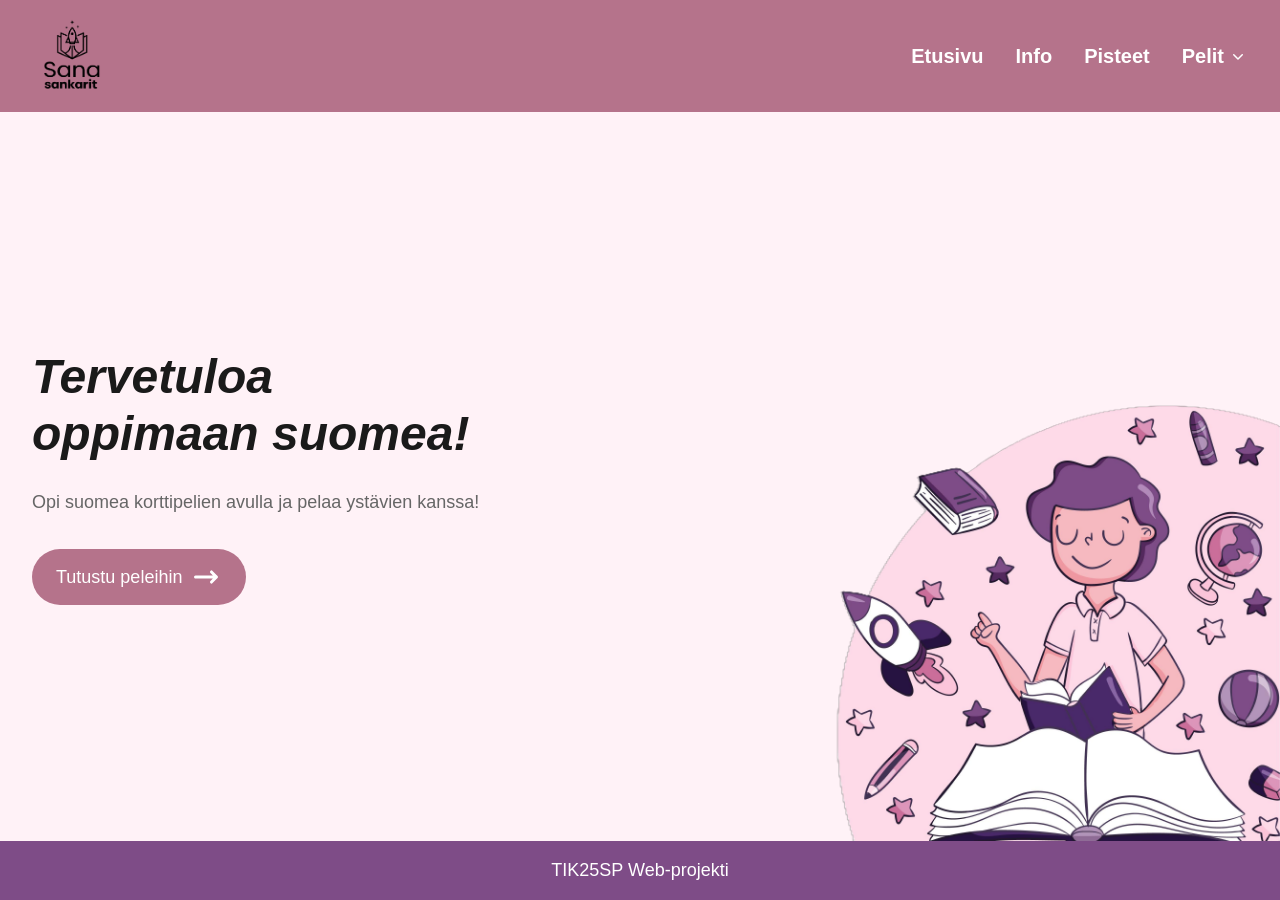
<file: index.html>
<!DOCTYPE html>
<html lang="fi">
<head>
  <meta charset="UTF-8">
  <meta name="viewport" content="width=device-width, initial-scale=1.0">
  <title>Sanasankarit!</title>
  <link rel="stylesheet" href="CSS/tyyli.css">
</head>
<body>
  <div class="page-wrapper">
    <header class="header">
      <div class="header-inner">
        <a href="index.html" class="logo">

          <img src="Kuvat/logo.png" alt="Logo">
        </a>
        <nav class="nav">
          <a href="index.html" class="nav-link">Etusivu</a>
          <a href="HTML/info.html" class="nav-link">Info</a>
          <a href="HTML/pisteet.html" class="nav-link">Pisteet</a>
          <div class="dropdown">
            <a href="HTML/pelit.html" class="dropdown-toggle">
              Pelit
              <svg xmlns="http://www.w3.org/2000/svg" viewBox="0 0 20 20" fill="currentColor" class="dropdown-arrow">
                <path fill-rule="evenodd" d="M5.22 8.22a.75.75 0 0 1 1.06 0L10 11.94l3.72-3.72a.75.75 0 1 1 1.06 1.06l-4.25 4.25a.75.75 0 0 1-1.06 0L5.22 9.28a.75.75 0 0 1 0-1.06Z" clip-rule="evenodd" />
              </svg>
            </a>
            <div class="dropdown-menu">
              <a href="Pelit/Thanakan.html" class="dropdown-item">Sanaseikkailu</a>
              <a href="Pelit/Annika.html" class="dropdown-item">Yhdistä sana kuvaan</a>
              <a href="Pelit/Emilia.html" class="dropdown-item">Sanaluokkapeli</a>
              <a href="Pelit/Anastasiia.html" class="dropdown-item">Sanaristikko</a>
              <a href="Pelit/Kristiina.html" class="dropdown-item">Numero muistipeli</a>
              <a href="Pelit/Joonas.html" class="dropdown-item">Lajittele sanat</a>
            </div>
          </div>
        </nav>
      </div>
    </header>

    <main class="main-home">
      <div class="home-content">
        <div class="home-text">
          <h1 class="home-title">
            Tervetuloa<br>oppimaan suomea!
          </h1>
          <p class="home-description">
            Opi suomea korttipelien avulla ja pelaa ystävien kanssa!
          </p>
          <a href="HTML/info.html" class="home-cta">Tutustu peleihin 
            <svg xmlns="http://www.w3.org/2000/svg" viewBox="0 0 16 16" fill="currentColor" class="right-arrow">
              <path fill-rule="evenodd" d="M2 8c0 .414.336.75.75.75h8.69l-1.22 1.22a.75.75 0 1 0 1.06 1.06l2.5-2.5a.75.75 0 0 0 0-1.06l-2.5-2.5a.75.75 0 1 0-1.06 1.06l1.22 1.22H2.75A.75.75 0 0 0 2 8Z" clip-rule="evenodd" />
            </svg>
          </a>
        </div>
      </div>
      <img src="Kuvat/Etusivun%20kuva.PNG" alt="" class="corner-image" aria-hidden="true">
    </main>

    <footer class="footer">
      <p>TIK25SP Web-projekti</p>
    </footer>
  </div>
</body>
</html>
</file>
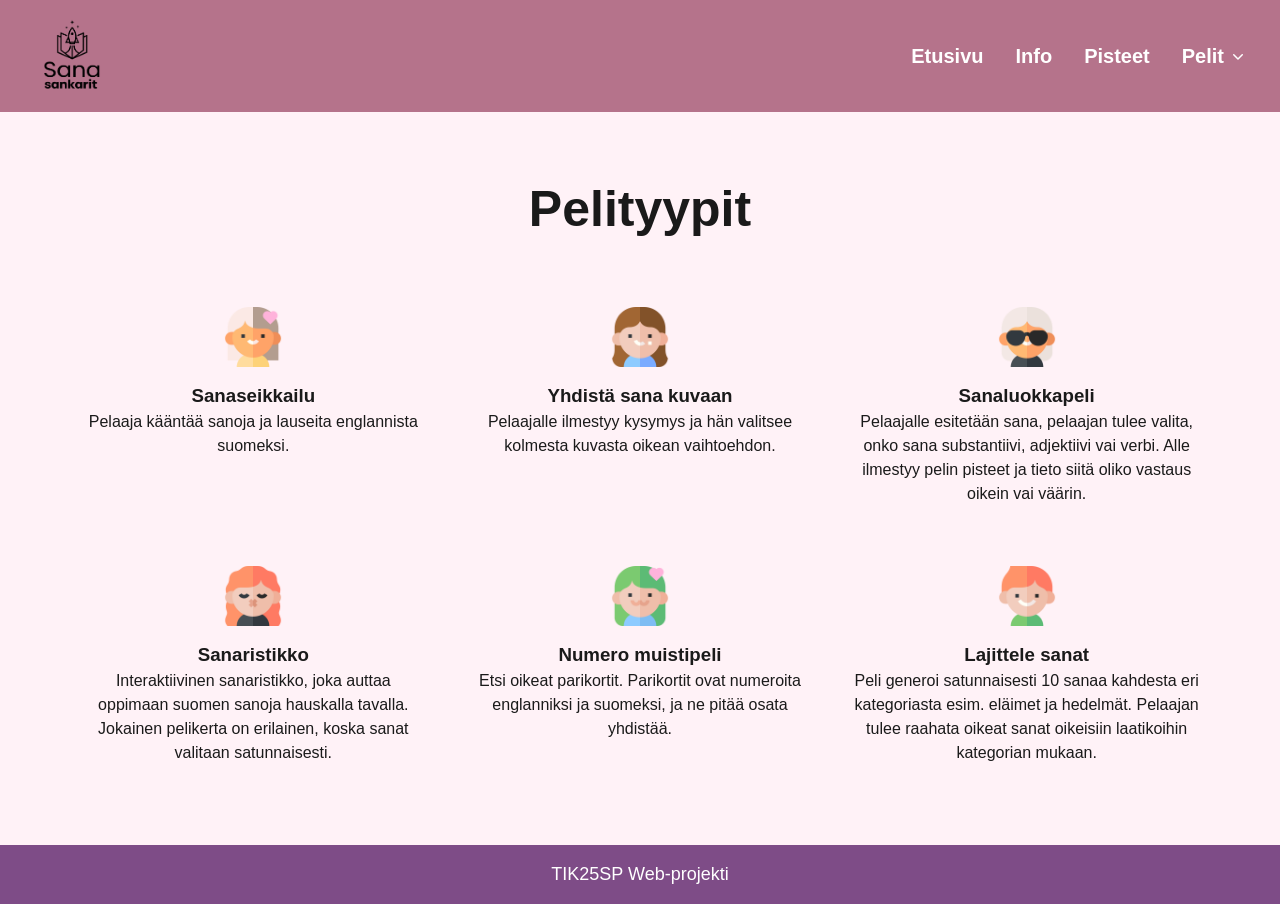
<file: HTML/info.html>
<!DOCTYPE html>
<html lang="fi">
<head>
  <meta charset="UTF-8">
  <meta name="viewport" content="width=device-width, initial-scale=1.0">
  <title>Sanasankarit!</title>
  <link rel="stylesheet" href="../CSS/tyyli.css">
</head>
<body>
  <div class="page-wrapper">
    <header class="header">
      <div class="header-inner">
        <a href="../index.html" class="logo">
          <img src="../Kuvat/logo.png" alt="Logo">
        </a>
        <nav class="nav">
          <a href="../index.html" class="nav-link">Etusivu</a>
          <a href="../HTML/info.html" class="nav-link">Info</a>
          <a href="../HTML/pisteet.html" class="nav-link">Pisteet</a>
          <div class="dropdown">
            <a href="../HTML/pelit.html" class="dropdown-toggle">
              Pelit
              <!-- Arrow icon using SVG -->
              <svg xmlns="http://www.w3.org/2000/svg" viewBox="0 0 20 20" fill="currentColor" class="dropdown-arrow">
  <path fill-rule="evenodd" d="M5.22 8.22a.75.75 0 0 1 1.06 0L10 11.94l3.72-3.72a.75.75 0 1 1 1.06 1.06l-4.25 4.25a.75.75 0 0 1-1.06 0L5.22 9.28a.75.75 0 0 1 0-1.06Z" clip-rule="evenodd" />
</svg>
            <div class="dropdown-menu">
              <a href="../Pelit/Thanakan.html" class="dropdown-item">Sanaseikkailu</a>
              <a href="../Pelit/Annika.html" class="dropdown-item">Yhdistä sana kuvaan</a>
              <a href="../Pelit/Emilia.html" class="dropdown-item">Sanaluokkapeli</a>
              <a href="../Pelit/Anastasiia.html" class="dropdown-item">Sanaristikko</a>
              <a href="../Pelit/Kristiina.html" class="dropdown-item">Numero muistipeli</a>
              <a href="../Pelit/Joonas.html" class="dropdown-item">Lajittele sanat</a>
            </div>
          </div>
        </nav>
      </div>
    </header>

    <main class="main">
  <h1>Pelityypit</h1>

  <section class="card-grid">
    <div class="card">
      <img src="../Kuvat/1.png" alt="Sanaseikkailu">
      <h3>Sanaseikkailu</h3>
      <p>
        Pelaaja kääntää sanoja ja lauseita englannista suomeksi.
      </p>
    </div>

    <div class="card">
      <img src="../Kuvat/2.png" alt="Yhdistä sana kuvaan">
      <h3>Yhdistä sana kuvaan</h3>
      <p>
        Pelaajalle ilmestyy kysymys ja hän valitsee kolmesta kuvasta oikean vaihtoehdon.
      </p>
    </div>

    <div class="card">
      <img src="../Kuvat/3.png" alt="Sanaluokkapeli">
      <h3>Sanaluokkapeli</h3>
      <p>
        Pelaajalle esitetään sana, pelaajan tulee valita, onko sana substantiivi, adjektiivi vai verbi. 
        Alle ilmestyy pelin pisteet ja tieto siitä oliko vastaus oikein vai väärin.
      </p>
    </div>

    <div class="card">
      <img src="../Kuvat/4.png" alt="Sanaristikko">
      <h3>Sanaristikko</h3>
      <p>
        Interaktiivinen sanaristikko, joka auttaa oppimaan suomen sanoja hauskalla tavalla. 
        Jokainen pelikerta on erilainen, koska sanat valitaan satunnaisesti.
      </p>
    </div>

    <div class="card">
      <img src="../Kuvat/5.png" alt="Numero muistipeli">
      <h3>Numero muistipeli</h3>
      <p>
        Etsi oikeat parikortit. 
        Parikortit ovat numeroita englanniksi ja suomeksi, ja ne pitää osata yhdistää. 
      </p>
    </div>

    <div class="card">
      <img src="../Kuvat/6.png" alt="Sanaluokittelija">
      <h3>Lajittele sanat</h3>
      <p>
        Peli generoi satunnaisesti 10 sanaa kahdesta eri kategoriasta esim. eläimet ja hedelmät. 
        Pelaajan tulee raahata oikeat sanat oikeisiin laatikoihin kategorian mukaan.
      </p>
    </div>
  </section>
</main>




    <footer class="footer">
      <p>TIK25SP Web-projekti</p>
    </footer>
  </div>
</body>
</html>
</file>
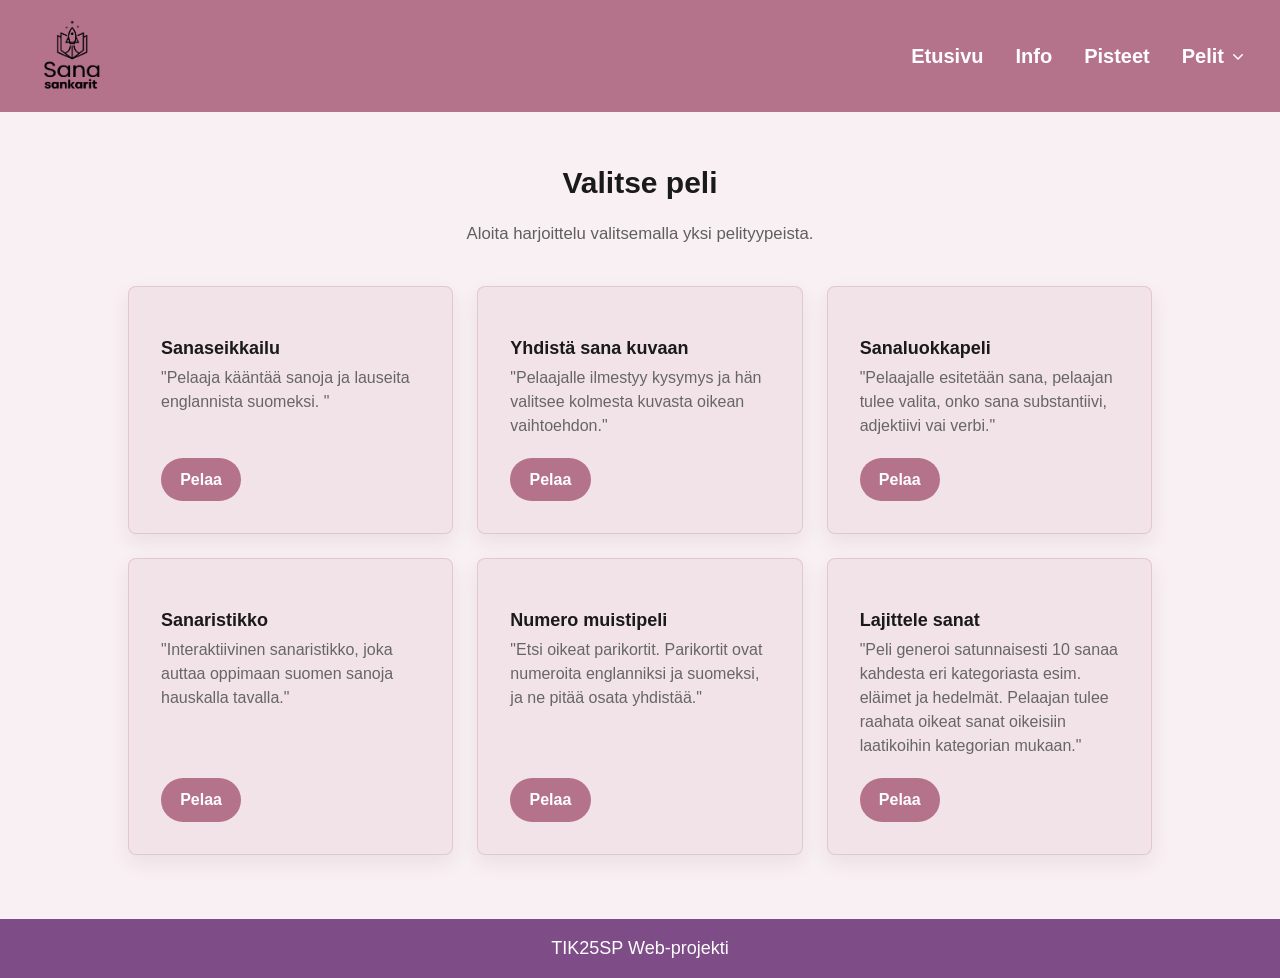
<file: HTML/pelit.html>
<!DOCTYPE html>
<html lang="fi">
<head>
  <meta charset="UTF-8">
  <meta name="viewport" content="width=device-width, initial-scale=1.0">
  <title>Sanasankarit!</title>
  <link rel="stylesheet" href="../CSS/tyyli.css">
</head>
<body>
  <div class="page-wrapper">
    <header class="header">
      <div class="header-inner">
        <a href="../index.html" class="logo">

          <img src="../Kuvat/logo.png" alt="Logo">
        </a>
        <nav class="nav">
          <a href="../index.html" class="nav-link">Etusivu</a>
          <a href="../HTML/info.html" class="nav-link">Info</a>
          <a href="../HTML/pisteet.html" class="nav-link">Pisteet</a>
          <div class="dropdown">
            <a href="../HTML/pelit.html" class="dropdown-toggle">
              Pelit
              <!-- Arrow icon using SVG -->
              <svg xmlns="http://www.w3.org/2000/svg" viewBox="0 0 20 20" fill="currentColor" class="dropdown-arrow">
  <path fill-rule="evenodd" d="M5.22 8.22a.75.75 0 0 1 1.06 0L10 11.94l3.72-3.72a.75.75 0 1 1 1.06 1.06l-4.25 4.25a.75.75 0 0 1-1.06 0L5.22 9.28a.75.75 0 0 1 0-1.06Z" clip-rule="evenodd" />
</svg>
            </a>
            <div class="dropdown-menu">
              <a href="../Pelit/Thanakan.html" class="dropdown-item">Sanaseikkailu</a>
              <a href="../Pelit/Annika.html" class="dropdown-item">Yhdistä sana kuvaan</a>
              <a href="../Pelit/Emilia.html" class="dropdown-item">Sanaluokkapeli</a>
              <a href="../Pelit/Anastasiia.html" class="dropdown-item">Sanaristikko</a>
              <a href="../Pelit/Kristiina.html" class="dropdown-item">Numero muistipeli</a>
              <a href="../Pelit/Joonas.html" class="dropdown-item">Lajittele sanat</a>
            </div>
          </div>
        </nav>
      </div>
    </header>

    <main class="main-content pelit-section">
      <div class="pelit-container">
        <h1 class="score-title">Valitse peli</h1>
        <p class="pelit-subtitle">Aloita harjoittelu valitsemalla yksi pelityypeista.</p>

        <div class="score-cards-grid game-select-grid">
          <article class="score-card game-select-card">
            <h2 class="score-card-name">Sanaseikkailu</h2>
            <p class="score-card-points">"Pelaaja kääntää sanoja ja lauseita englannista suomeksi.  

 "</p>
            <a href="../Pelit/Thanakan.html" class="play-button">Pelaa</a>
          </article>
          <article class="score-card game-select-card">
            <h2 class="score-card-name">Yhdistä sana kuvaan</h2>
            <p class="score-card-points">"Pelaajalle ilmestyy kysymys ja hän valitsee kolmesta kuvasta oikean vaihtoehdon."</p>
            <a href="../Pelit/Annika.html" class="play-button">Pelaa</a>
          </article>
          <article class="score-card game-select-card">
            <h2 class="score-card-name">Sanaluokkapeli</h2>
            <p class="score-card-points">"Pelaajalle esitetään sana, pelaajan tulee valita, onko sana substantiivi, adjektiivi vai verbi."</p>
            <a href="../Pelit/Emilia.html" class="play-button">Pelaa</a>
          </article>
          <article class="score-card game-select-card">
            <h2 class="score-card-name">Sanaristikko</h2>
            <p class="score-card-points">"Interaktiivinen sanaristikko, joka auttaa oppimaan suomen sanoja hauskalla tavalla."</p>
            <a href="../Pelit/Anastasiia.html" class="play-button">Pelaa</a>
          </article>
          <article class="score-card game-select-card">
            <h2 class="score-card-name">Numero muistipeli</h2>
            <p class="score-card-points">"Etsi oikeat parikortit. Parikortit ovat numeroita englanniksi ja suomeksi, ja ne pitää osata yhdistää."</p>
            <a href="../Pelit/Kristiina.html" class="play-button">Pelaa</a>
          </article>
          <article class="score-card game-select-card">
            <h2 class="score-card-name">Lajittele sanat</h2>
            <p class="score-card-points">"Peli generoi satunnaisesti 10 sanaa kahdesta eri kategoriasta esim. eläimet ja hedelmät. Pelaajan tulee raahata oikeat sanat oikeisiin laatikoihin kategorian mukaan."</p>
            <a href="../Pelit/Joonas.html" class="play-button">Pelaa</a>
          </article>
        </div>
      </div>
    </main>

    <footer class="footer">
      <p>TIK25SP Web-projekti</p>
    </footer>
  </div>
</body>
</html>
</file>
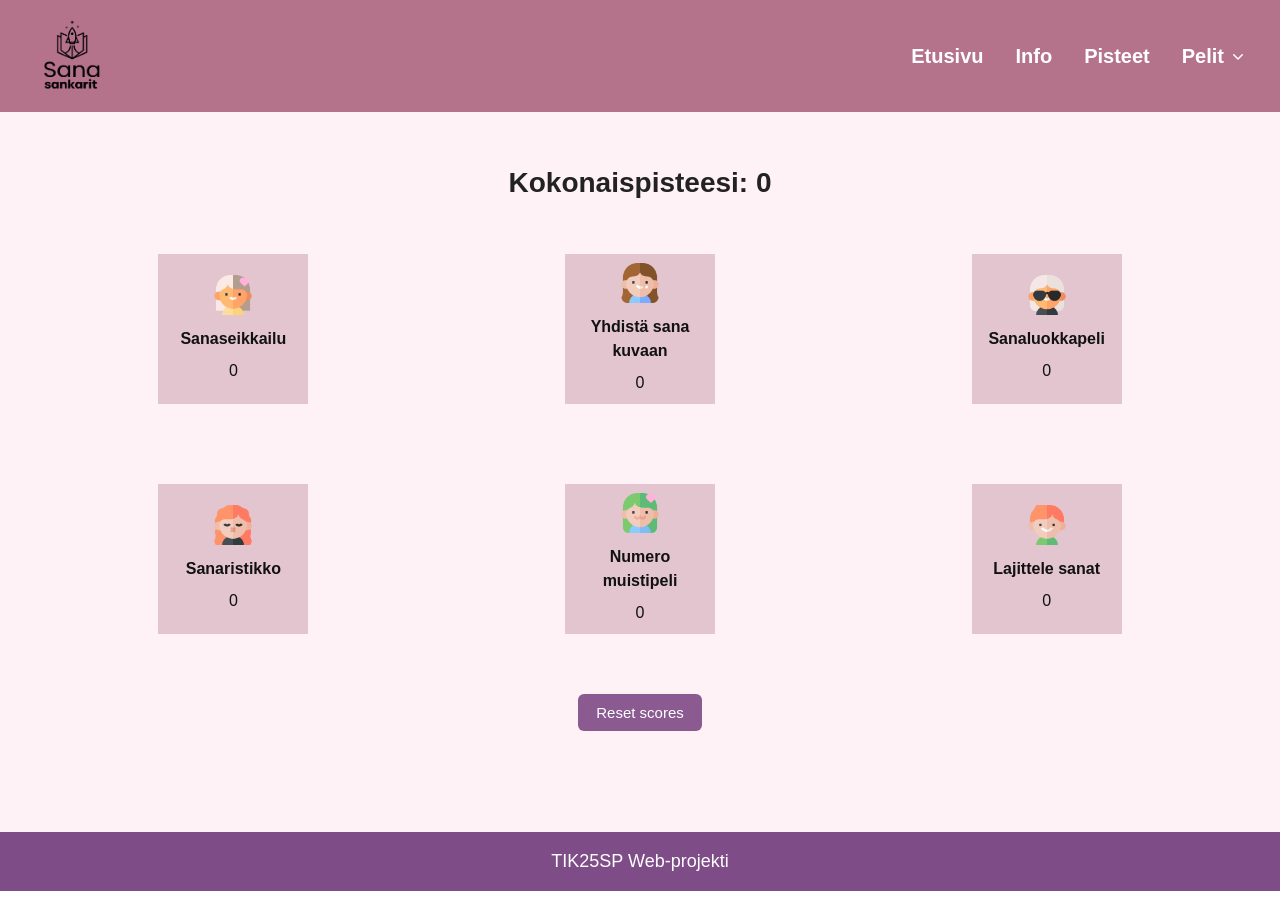
<file: HTML/pisteet.html>
<!DOCTYPE html>
<html lang="fi">
<head>
  <meta charset="UTF-8">
  <meta name="viewport" content="width=device-width, initial-scale=1.0">
  <title>Sanasankarit!</title>
  <link rel="stylesheet" href="../CSS/tyyli.css">
</head>
<body>
  <div class="page-wrapper">
    <header class="header">
      <div class="header-inner">
        <a href="../index.html" class="logo">
          <img src="../Kuvat/logo.png" alt="Logo">
        </a>

        <nav class="nav">
          <a href="../index.html" class="nav-link">Etusivu</a>
          <a href="../HTML/info.html" class="nav-link">Info</a>
          <a href="../HTML/pisteet.html" class="nav-link">Pisteet</a>

          <div class="dropdown">
            <a href="../HTML/pelit.html" class="dropdown-toggle">
              Pelit
              <!-- Arrow icon using SVG -->
              <svg xmlns="http://www.w3.org/2000/svg" viewBox="0 0 20 20" fill="currentColor" class="dropdown-arrow">
                <path fill-rule="evenodd" d="M5.22 8.22a.75.75 0 0 1 1.06 0L10 11.94l3.72-3.72a.75.75 0 1 1 1.06 1.06l-4.25 4.25a.75.75 0 0 1-1.06 0L5.22 9.28a.75.75 0 0 1 0-1.06Z" clip-rule="evenodd" />
              </svg>
            </a>

            <div class="dropdown-menu">
              <a href="../Pelit/Thanakan.html" class="dropdown-item">Sanaseikkailu</a>
              <a href="../Pelit/Annika.html" class="dropdown-item">Yhdistä sana kuvaan</a>
              <a href="../Pelit/Emilia.html" class="dropdown-item">Sanaluokkapeli</a>
              <a href="../Pelit/Anastasiia.html" class="dropdown-item">Sanaristikko</a>
              <a href="../Pelit/Kristiina.html" class="dropdown-item">Numero muistipeli</a>
              <a href="../Pelit/Joonas.html" class="dropdown-item">Lajittele sanat</a>
            </div>
          </div>
        </nav>
      </div>
    </header>

    <main class="points-main">
  <h1>Kokonaispisteesi: <span id="total-score">0</span></h1>

  <div class="points-grid">
    <a href="../Pelit/Thanakan.html" class="points-item">
      <img src="../Kuvat/1.png" alt="Sanaseikkailu" class="points-icon">
      <p>Sanaseikkailu</p>
      <div class="points-score"><span id="sanaseikkailu-score">0</span></div>
    </a>

    <a href="../Pelit/Annika.html" class="points-item">
      <img src="../Kuvat/2.png" alt="Yhdistä sana kuvaan" class="points-icon">
      <p>Yhdistä sana kuvaan</p>
      <div class="points-score"><span id="yhdista-score">0</span></div>
    </a>

    <a href="../Pelit/Emilia.html" class="points-item">
      <img src="../Kuvat/3.png" alt="Sanaluokkapeli" class="points-icon">
      <p>Sanaluokkapeli</p>
      <div class="points-score"><span id="sanaluokkapeli-score">0</span></div>
    </a>

    <a href="../Pelit/Anastasiia.html" class="points-item">
      <img src="../Kuvat/4.png" alt="Sanaristikko" class="points-icon">
      <p>Sanaristikko</p>
      <div class="points-score"><span id="sanaristikko-score">0</span></div>
    </a>

    <a href="../Pelit/Kristiina.html" class="points-item">
      <img src="../Kuvat/5.png" alt="Numero muistipeli" class="points-icon">
      <p>Numero muistipeli</p>
      <div class="points-score"><span id="muistipeli-score">0</span></div>
    </a>

    <a href="../Pelit/Joonas.html" class="points-item">
      <img src="../Kuvat/6.png" alt="Sanaluokittelija" class="points-icon">
      <p>Lajittele sanat</p>
      <div class="points-score"><span id="lajittelesanat-score">0</span></div>
    </a>
  </div>

  <button class="points-reset-btn" id="reset-btn">Reset scores</button>
</main>

    <footer class="footer">
      <p>TIK25SP Web-projekti</p>
    </footer>
  </div>

  <script src="../JS/pisteet.js"></script>
</body>
</html>
</file>
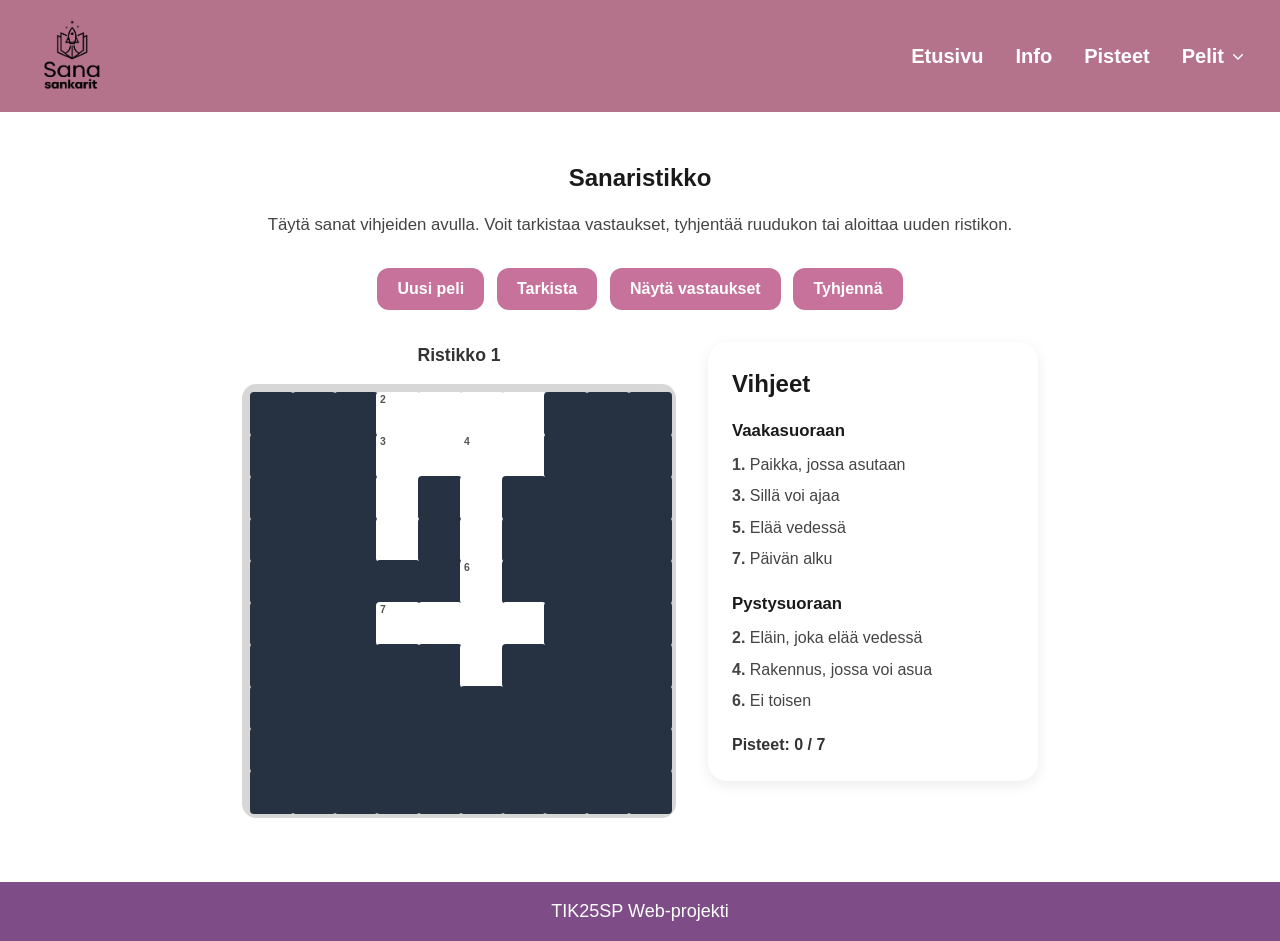
<file: Pelit/Anastasiia.html>
<!DOCTYPE html>
<html lang="fi">
<head>
    <meta charset="UTF-8">
    <meta name="viewport" content="width=device-width, initial-scale=1.0">
    <title>Sanaristikko</title>
    <link rel="stylesheet" href="../CSS/tyyli.css">
    <link rel="stylesheet" href="../CSS/anastasiia.css">
</head>
<body>
    <header class="header">
        <div class="header-inner">
            <a href="../index.html" class="logo">
                <img src="../Kuvat/logo.png" alt="Logo">
            </a>

            <nav class="nav">
                <a href="../index.html" class="nav-link">Etusivu</a>
                <a href="../HTML/info.html" class="nav-link">Info</a>
                <a href="../HTML/pisteet.html" class="nav-link">Pisteet</a>

                <div class="dropdown">
                    <a href="../HTML/pelit.html" class="dropdown-toggle">
                        Pelit
                        <svg xmlns="http://www.w3.org/2000/svg" viewBox="0 0 20 20" fill="currentColor" class="dropdown-arrow">
                            <path fill-rule="evenodd" d="M5.22 8.22a.75.75 0 0 1 1.06 0L10 11.94l3.72-3.72a.75.75 0 1 1 1.06 1.06l-4.25 4.25a.75.75 0 0 1-1.06 0L5.22 9.28a.75.75 0 0 1 0-1.06Z" clip-rule="evenodd" />
                        </svg>
                    </a>

                    <div class="dropdown-menu">
                        <a href="../Pelit/Thanakan.html" class="dropdown-item">Sanaseikkailu</a>
                        <a href="../Pelit/Annika.html" class="dropdown-item">Yhdistä sana kuvaan</a>
                        <a href="../Pelit/Emilia.html" class="dropdown-item">Sanaluokkapeli</a>
                        <a href="../Pelit/Anastasiia.html" class="dropdown-item">Sanaristikko</a>
                        <a href="../Pelit/Kristiina.html" class="dropdown-item">Numero muistipeli</a>
                        <a href="../Pelit/Joonas.html" class="dropdown-item">Lajittele sanat</a>
                    </div>
                </div>
            </nav>
        </div>
    </header>

    <main class="sanaristikko-container">
        <section class="sanaristikko-alku">
            <h1 class="sanaristikko-otsikko">Sanaristikko</h1>
            <p class="pelikuvaus-sanaristikko">Täytä sanat vihjeiden avulla. Voit tarkistaa vastaukset, tyhjentää ruudukon tai aloittaa uuden ristikon.</p>
        </section>

        <div class="sanaristikko-buttons">
            <button id="new-game-btn" class="toiminto-nappi">Uusi peli</button>
            <button id="check-btn" class="toiminto-nappi">Tarkista</button>
            <button id="show-btn" class="toiminto-nappi">Näytä vastaukset</button>
            <button id="clear-btn" class="toiminto-nappi">Tyhjennä</button>
        </div>

        <section class="sanaristikko-content">
            <div class="ristikko-wrapper">
                <div id="puzzle-title" class="puzzle-title"></div>
                <div class="ristikko" id="crossword-grid"></div>
            </div>

            <aside class="vihjeet">
                <h2>Vihjeet</h2>

                <div class="vihje-ryhma">
                    <h3>Vaakasuoraan</h3>
                    <div id="across-clues"></div>
                </div>

                <div class="vihje-ryhma">
                    <h3>Pystysuoraan</h3>
                    <div id="down-clues"></div>
                </div>

                <p id="palaute" class="palaute"></p>
                <p id="pisteet" class="pisteet">Pisteet: 0 / 10</p>
            </aside>
        </section>
    </main>

    <footer class="footer">
        <p>TIK25SP Web-projekti</p>
    </footer>

    <script src="../JS/Anastasiia.js"></script>
</body>
</html>
</file>
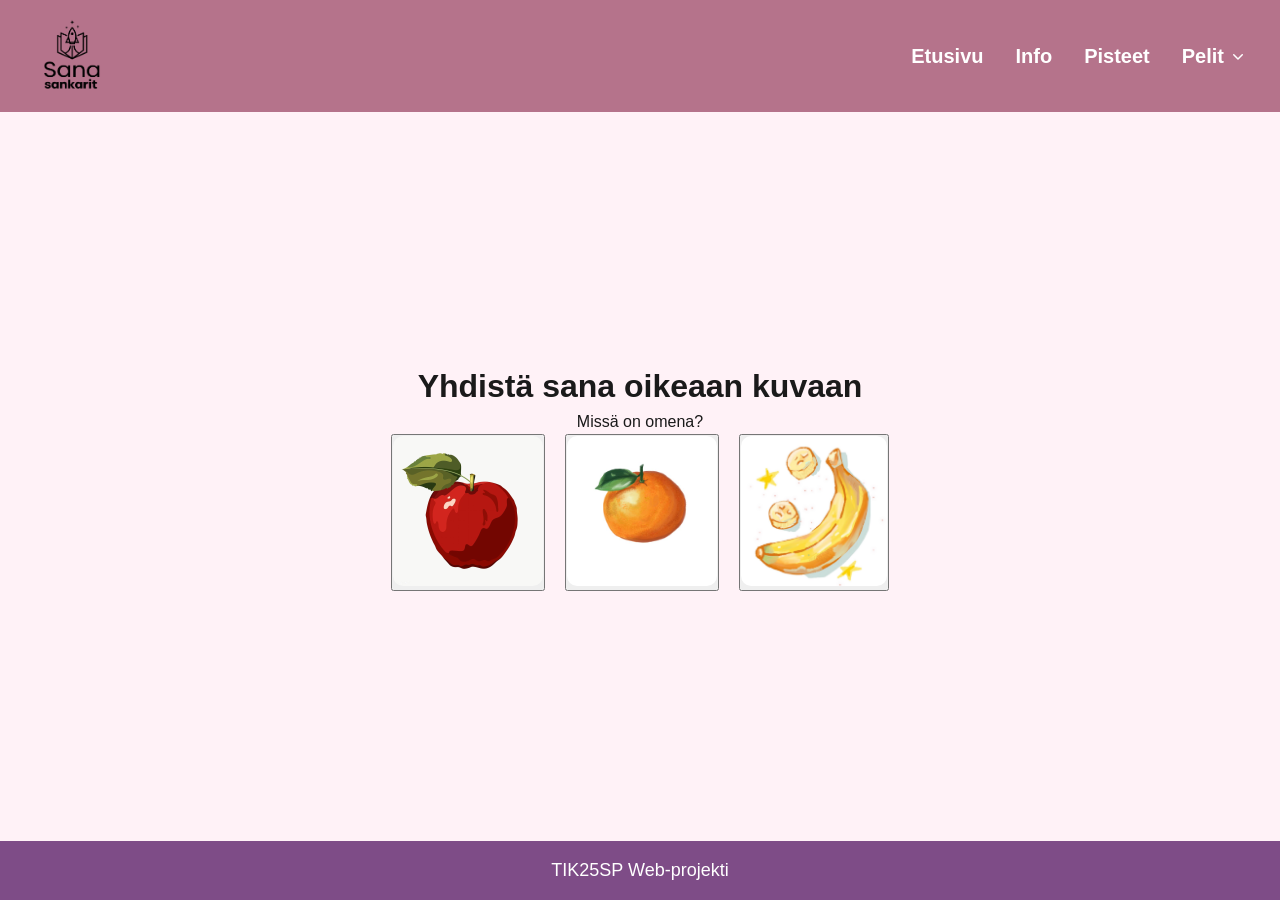
<file: Pelit/Annika.html>
<!DOCTYPE html>
<html lang="fi">
<head>
  <meta charset="UTF-8">
  <meta name="viewport" content="width=device-width, initial-scale=1.0">
  <title>Yhdistä sana kuvaan</title>
  <link rel="stylesheet" href="../CSS/tyyli.css">
  <link rel="stylesheet" href="../CSS/annikan.css">
</head>
<body>
  <div class="page-wrapper">
    <header class="header">
      <div class="header-inner">
        <a href="../index.html" class="logo">

          <img src="../Kuvat/logo.png" alt="Logo">
        </a>
        <nav class="nav">
          <a href="../index.html" class="nav-link">Etusivu</a>
          <a href="../HTML/info.html" class="nav-link">Info</a>
          <a href="../HTML/pisteet.html" class="nav-link">Pisteet</a>
          <div class="dropdown">
            <a href="../HTML/pelit.html" class="dropdown-toggle">
              Pelit
              <!-- Arrow icon using SVG -->
              <svg xmlns="http://www.w3.org/2000/svg" viewBox="0 0 20 20" fill="currentColor" class="dropdown-arrow">
  <path fill-rule="evenodd" d="M5.22 8.22a.75.75 0 0 1 1.06 0L10 11.94l3.72-3.72a.75.75 0 1 1 1.06 1.06l-4.25 4.25a.75.75 0 0 1-1.06 0L5.22 9.28a.75.75 0 0 1 0-1.06Z" clip-rule="evenodd" />
</svg>
            </a>
            <div class="dropdown-menu">
              <a href="../Pelit/Thanakan.html" class="dropdown-item">Sanaseikkailu</a>
              <a href="../Pelit/Annika.html" class="dropdown-item">Yhdistä sana kuvaan</a>
              <a href="../Pelit/Emilia.html" class="dropdown-item">Sanaluokkapeli</a>
              <a href="../Pelit/Anastasiia.html" class="dropdown-item">Sanaristikko</a>
              <a href="../Pelit/Kristiina.html" class="dropdown-item">Numero muistipeli</a>
              <a href="../Pelit/Joonas.html" class="dropdown-item">Lajittele sanat</a>
            </div>
          </div>
        </nav>
      </div>
    </header>

    <main class="main-home">
      <div class="quiz-box">
        <h1>Yhdistä sana oikeaan kuvaan</h1>

        <div id="question"></div>
        <div id="answers" class="image-answers"></div>
        <div id="result"></div>
        <button id="nextBtn">Seuraava</button>
      </div>
    </main>

    <footer class="footer">
      <p>TIK25SP Web-projekti</p>
    </footer>
  </div>

  
  <script src="../JS/Annika.js"></script>
</body>
</html>
</file>
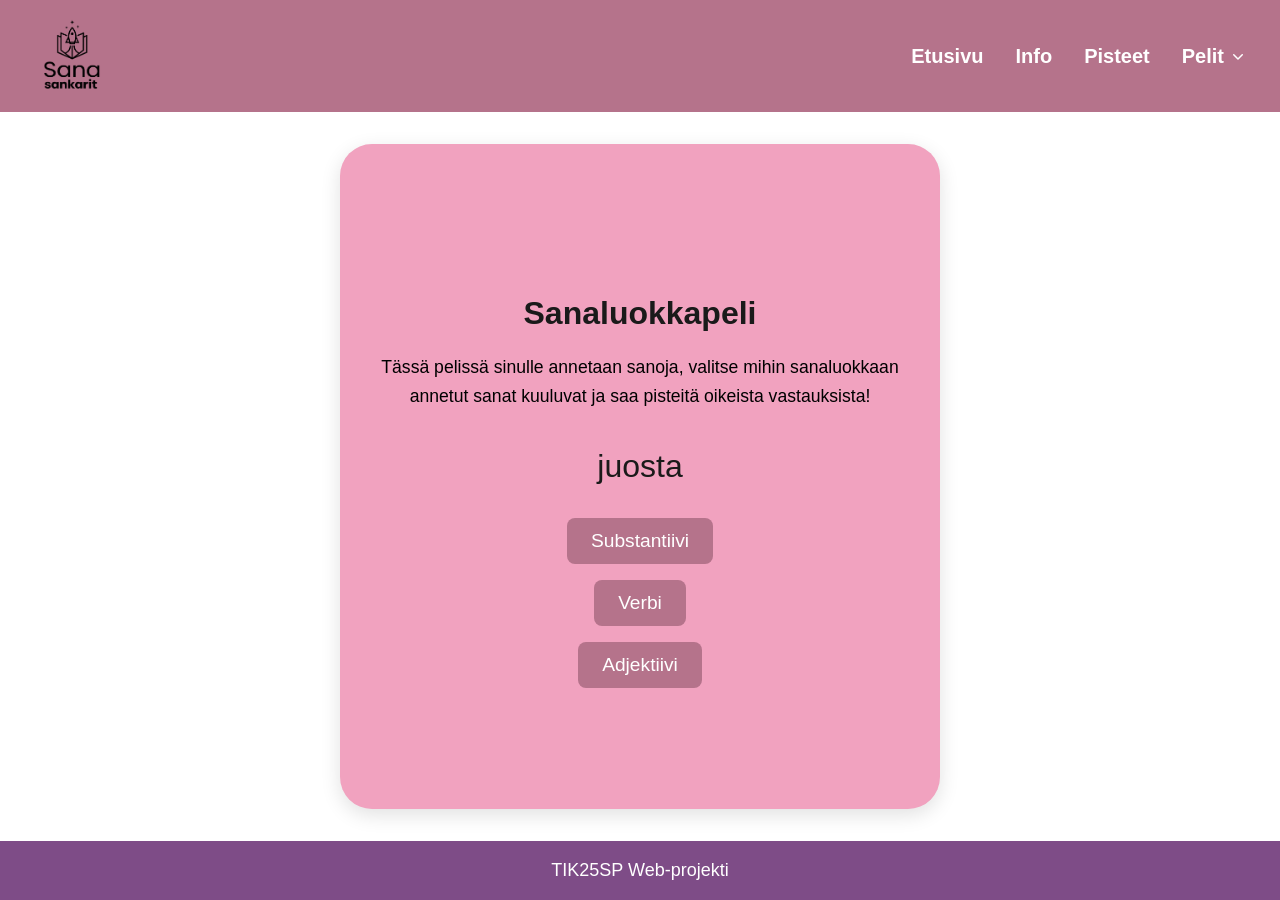
<file: Pelit/Emilia.html>
<!DOCTYPE html>
<html lang="en">
<head>
    <meta charset="UTF-8">
    <meta name="viewport" content="width=device-width, initial-scale=1.0">
    <title>Sanaluokkapeli</title>
    <link rel="stylesheet" href="../CSS/tyyli.css">
    <link rel="stylesheet" href="../CSS/emilian.css">
</head>
<body>
    <header class="header">
      <div class="header-inner">
        <a href="../index.html" class="logo">
          <img src="../Kuvat/logo.png" alt="Logo">
        </a>
        <nav class="nav">
          <a href="../index.html" class="nav-link">Etusivu</a>
          <a href="../HTML/info.html" class="nav-link">Info</a>
          <a href="../HTML/pisteet.html" class="nav-link">Pisteet</a>
          <div class="dropdown">
            <a href="../HTML/pelit.html" class="dropdown-toggle">
              Pelit
              <!-- Arrow icon using SVG -->
              <svg xmlns="http://www.w3.org/2000/svg" viewBox="0 0 20 20" fill="currentColor" class="dropdown-arrow">
  <path fill-rule="evenodd" d="M5.22 8.22a.75.75 0 0 1 1.06 0L10 11.94l3.72-3.72a.75.75 0 1 1 1.06 1.06l-4.25 4.25a.75.75 0 0 1-1.06 0L5.22 9.28a.75.75 0 0 1 0-1.06Z" clip-rule="evenodd" />
</svg>
            </a>
            <div class="dropdown-menu">
              <a href="../Pelit/Thanakan.html" class="dropdown-item">Sanaseikkailu</a>
              <a href="../Pelit/Annika.html" class="dropdown-item">Yhdistä sana kuvaan</a>
              <a href="../Pelit/Emilia.html" class="dropdown-item">Sanaluokkapeli</a>
              <a href="../Pelit/Anastasiia.html" class="dropdown-item">Sanaristikko</a>
              <a href="../Pelit/Kristiina.html" class="dropdown-item">Numero muistipeli</a>
              <a href="../Pelit/Joonas.html" class="dropdown-item">Lajittele sanat</a>
            </div>
          </div>
        </nav>
      </div>
    </header>

    <div class="sanaluokkapeli-container">
      <h1 class="sanaluokka-otsikko">Sanaluokkapeli</h1>

      <p class="pelikuvaus-sanaluokka">
        Tässä pelissä sinulle annetaan sanoja, valitse mihin sanaluokkaan annetut sanat kuuluvat ja saa pisteitä oikeista vastauksista!
      </p>
    
      <div id="sana" style="font-size: 2rem; margin-bottom: 20px;"></div>
    
      <button class="valinta" data-luokka="substantiivi">Substantiivi</button>
      <button class="valinta" data-luokka="verbi">Verbi</button>
      <button class="valinta" data-luokka="adjektiivi">Adjektiivi</button>

      <p id="palaute"></p>
      <p id="pisteet"></p>
    </div>

   <footer class="footer">
      <p>TIK25SP Web-projekti</p>
    </footer>
     
  <script src="../JS/Emilia.js"></script>
  

  <script>
setInterval(() => {
  const text = document.getElementById("pisteet")?.textContent;

  const number = parseInt(text?.replace(/\D/g, ""));

  if (!isNaN(number)) {
    localStorage.setItem("sanaluokkapeliScore", number);
  }
}, 500);
</script>

</body>
</html>
</file>
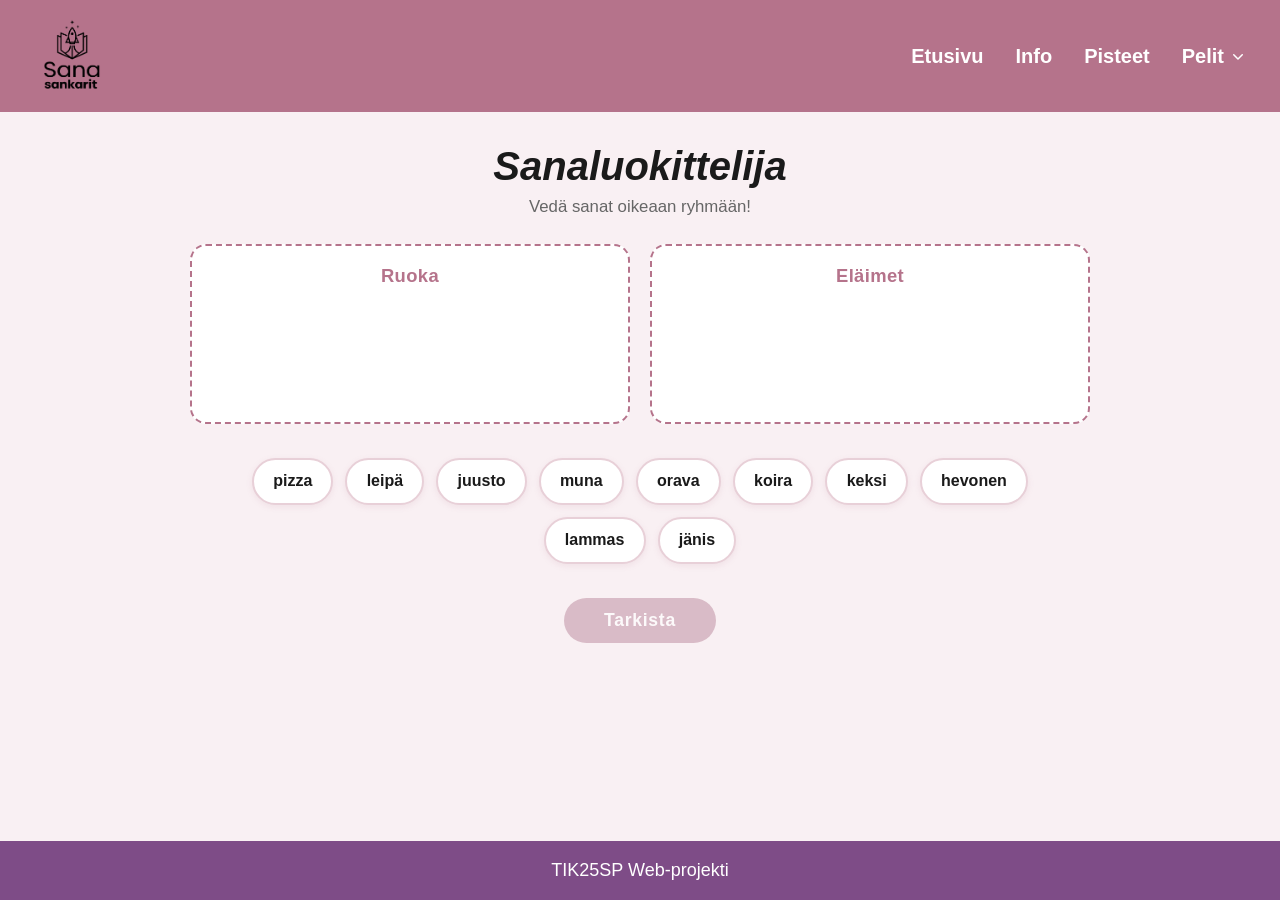
<file: Pelit/Joonas.html>
<!DOCTYPE html>
<html lang="fi">
<head>
  <meta charset="UTF-8">
  <meta name="viewport" content="width=device-width, initial-scale=1.0">
  <title>Sanaluokittelija – Sanasankarit!</title>
  <meta name="description" content="Lajittele sanat oikeisiin ryhmiin – suomen kielen sanastoharjoitus.">
  <link rel="stylesheet" href="../CSS/tyyli.css">
  <link rel="stylesheet" href="../CSS/joonas.css">
</head>
<body>

  
  <div class="page-wrapper">
    <header class="header">
      <div class="header-inner">
        <a href="../index.html" class="logo">

          <img src="../Kuvat/logo.png" alt="Logo">
        </a>
        <nav class="nav">
          <a href="../index.html" class="nav-link">Etusivu</a>
          <a href="../HTML/info.html" class="nav-link">Info</a>
          <a href="../HTML/pisteet.html" class="nav-link">Pisteet</a>
          <div class="dropdown">
            <a href="../HTML/pelit.html" class="dropdown-toggle">
              Pelit
              <!-- Arrow icon using SVG -->
              <svg xmlns="http://www.w3.org/2000/svg" viewBox="0 0 20 20" fill="currentColor" class="dropdown-arrow">
  <path fill-rule="evenodd" d="M5.22 8.22a.75.75 0 0 1 1.06 0L10 11.94l3.72-3.72a.75.75 0 1 1 1.06 1.06l-4.25 4.25a.75.75 0 0 1-1.06 0L5.22 9.28a.75.75 0 0 1 0-1.06Z" clip-rule="evenodd" />
</svg>
            </a>
            <div class="dropdown-menu">
              <a href="../Pelit/Thanakan.html" class="dropdown-item">Sanaseikkailu</a>
              <a href="../Pelit/Annika.html" class="dropdown-item">Yhdistä sana kuvaan</a>
              <a href="../Pelit/Emilia.html" class="dropdown-item">Sanaluokkapeli</a>
              <a href="../Pelit/Anastasiia.html" class="dropdown-item">Sanaristikko</a>
              <a href="../Pelit/Kristiina.html" class="dropdown-item">Numero muistipeli</a>
              <a href="../Pelit/Joonas.html" class="dropdown-item">Lajittele sanat</a>
            </div>
          </div>
        </nav>
      </div>
    </header>
    <main class="main-content game-main">
      <div class="game-container" id="game-container">
        <div class="game-header">
          <h1 class="game-title">Sanaluokittelija</h1>
          <p class="game-subtitle">Vedä sanat oikeaan ryhmään!</p>
        </div>

        <div class="result-panel" id="result-panel" aria-live="polite">
          <p class="result-score" id="result-score"></p>
          <p class="result-message" id="result-message"></p>
          <button class="restart-btn" id="restart-btn" onclick="startGame()">Pelaa uudestaan</button>
        </div>

        <div class="drop-zones" id="drop-zones">
        </div>

        <div class="word-pool" id="word-pool">
        </div>

        <div class="check-row">
          <button class="check-btn" id="check-btn" disabled onclick="checkAnswers()">Tarkista</button>
        </div>


      </div>

    </main>

    <footer class="footer">
      <p>TIK25SP Web-projekti</p>
    </footer>

  </div>

  <script src="../JS/joonas.js"></script>

<script>
    document.addEventListener('DOMContentLoaded', function() {
      const dropdownToggle = document.querySelector('.dropdown-toggle');
      const dropdown = document.querySelector('.dropdown');

      dropdownToggle.addEventListener('click', function(e) {
        dropdown.classList.toggle('show');
      });

      // Close dropdown when clicking outside
      document.addEventListener('click', function(e) {
        if (!dropdown.contains(e.target)) {
          dropdown.classList.remove('show');
        }
      });
    });
  </script>


  <script>
setInterval(() => {
  const text = document.getElementById("result-score")?.textContent;
  const number = parseInt(text);

  if (!isNaN(number)) {
    localStorage.setItem("lajittelesanatScore", number);
  }
}, 500);
</script>

</body>
</html>
</file>
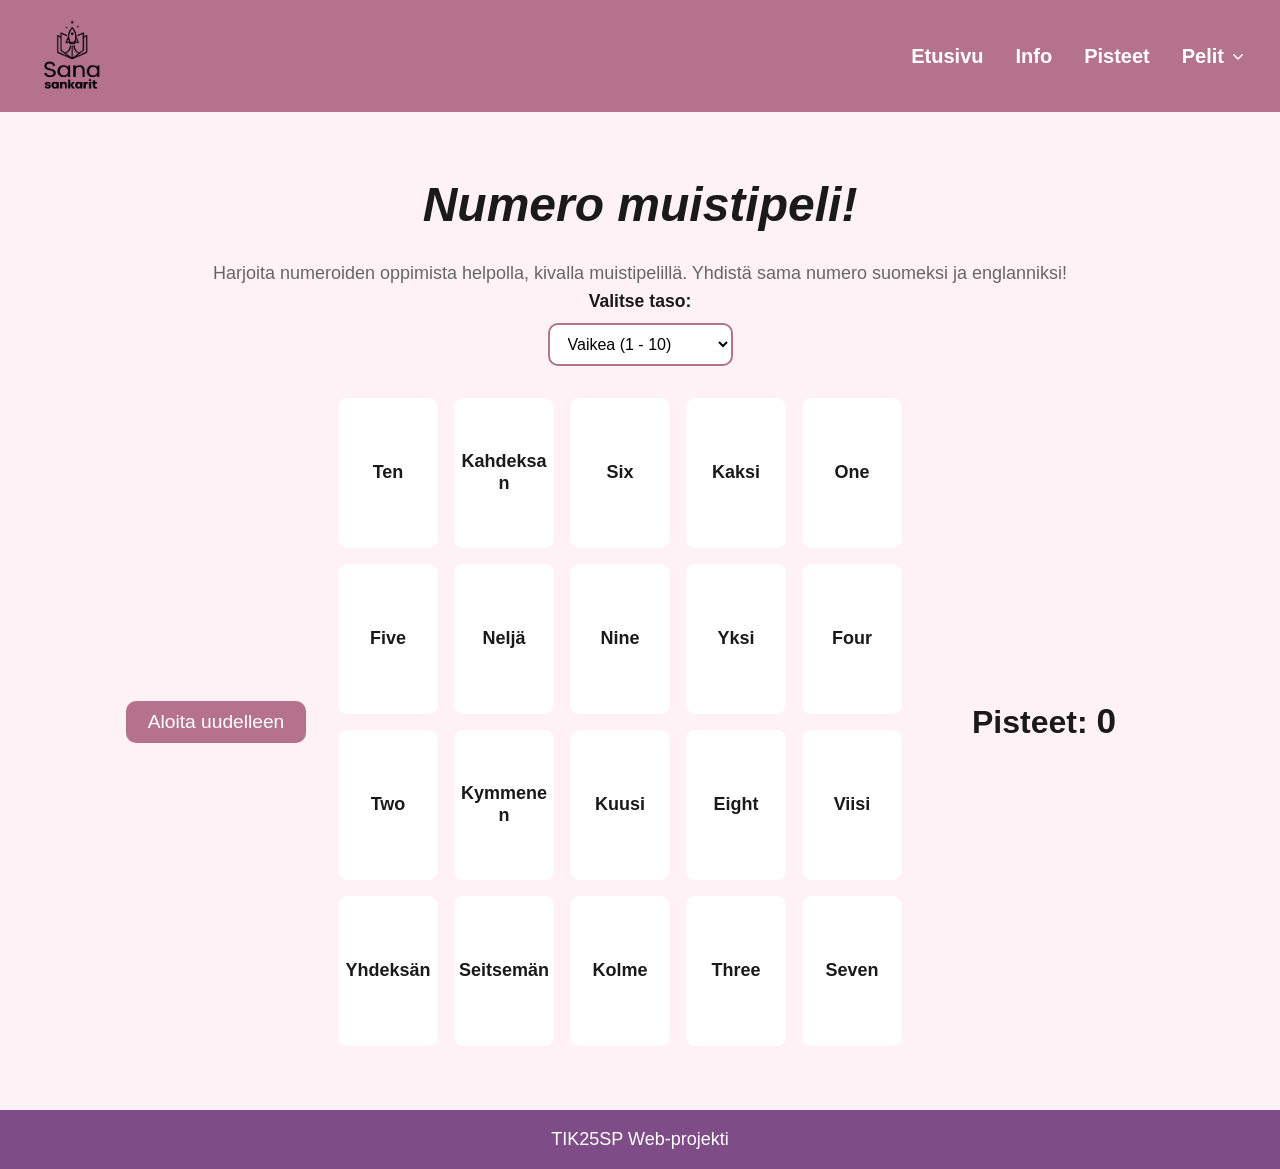
<file: Pelit/Kristiina.html>
<!DOCTYPE html>
<html lang="fi">
<head>
  <meta charset="UTF-8">
  <meta name="viewport" content="width=device-width, initial-scale=1.0">
  <title>Sanasankarit!</title>
  <link rel="stylesheet" href="../CSS/tyyli.css">
  <link rel="stylesheet" href="../CSS/Kristiinan.css">
</head>
<body>
  <div class="page-wrapper">
    <header class="header">
      <div class="header-inner">
        <a href="../index.html" class="logo">
          <img src="../Kuvat/logo.png" alt="Logo">
        </a>

        <nav class="nav">
          <a href="../index.html" class="nav-link">Etusivu</a>
          <a href="../HTML/info.html" class="nav-link">Info</a>
          <a href="../HTML/pisteet.html" class="nav-link">Pisteet</a>

          <div class="dropdown">
            <a href="../HTML/pelit.html" class="dropdown-toggle">
              Pelit
              <svg xmlns="http://www.w3.org/2000/svg" viewBox="0 0 20 20" fill="currentColor" class="dropdown-arrow">
                <path fill-rule="evenodd" d="M5.22 8.22a.75.75 0 0 1 1.06 0L10 11.94l3.72-3.72a.75.75 0 1 1 1.06 1.06l-4.25 4.25a.75.75 0 0 1-1.06 0L5.22 9.28a.75.75 0 0 1 0-1.06Z" clip-rule="evenodd" />
              </svg>
            </a>

            <div class="dropdown-menu">
              <a href="../Pelit/Thanakan.html" class="dropdown-item">Sanaseikkailu</a>
              <a href="../Pelit/Annika.html" class="dropdown-item">Yhdistä sana kuvaan</a>
              <a href="../Pelit/Emilia.html" class="dropdown-item">Sanaluokkapeli</a>
              <a href="../Pelit/Anastasiia.html" class="dropdown-item">Sanaristikko</a>
              <a href="../Pelit/Kristiina.html" class="dropdown-item">Numero muistipeli</a>
              <a href="../Pelit/Joonas.html" class="dropdown-item">Lajittele sanat</a>
            </div>
          </div>
        </nav>
      </div>
    </header>

        <main class="main-home">
            <div class="home-content">
                <div class="home-text">
                    <h1 class="home-title">
                        Numero muistipeli!
                    </h1>
                    <p class="home-description">
                        Harjoita numeroiden oppimista helpolla, kivalla muistipelillä.
                        Yhdistä sama numero suomeksi ja englanniksi!
                    </p>
                    <div class="level-select">
                      <label for="difficulty">Valitse taso:</label>
                      <select id="difficulty" onchange="startGame()">
                        <option value="easy">Helppo (1 - 4)</option>
                        <option value="medium">Keskivaikea (5 - 9)</option>
                        <option value="hard" selected>Vaikea (1 - 10)</option>
                      </select>
                    </div>
                    <div class="game-layout">
                        <button onclick="restart()">Aloita uudelleen</button>
                        <div class="game-area">
                            <div class="grid-container"></div>
                        </div>
                        <div class="game-info">
                            <p class="score-text">Pisteet: <span class="score"></span></p>
                            <div id="result-panel" class="result-panel">
                                <p id="result-message"></p>
                            </div>
                        </div>
                    </div>
                </div>
            </div>
        </main>
        <footer class="footer">
            <p>TIK25SP Web-projekti</p>
        </footer>
    </div>
<script src="../JS/Numeromuistipeli.js"></script>


<script>
setInterval(() => {
  const element = document.querySelector(".score");
  const text = element?.textContent;

  const number = parseInt(text?.replace(/\D/g, ""));

  if (!isNaN(number)) {
    localStorage.setItem("muistipeliScore", number);
  }
}, 500);
</script>
    
</body>
</html>
</file>
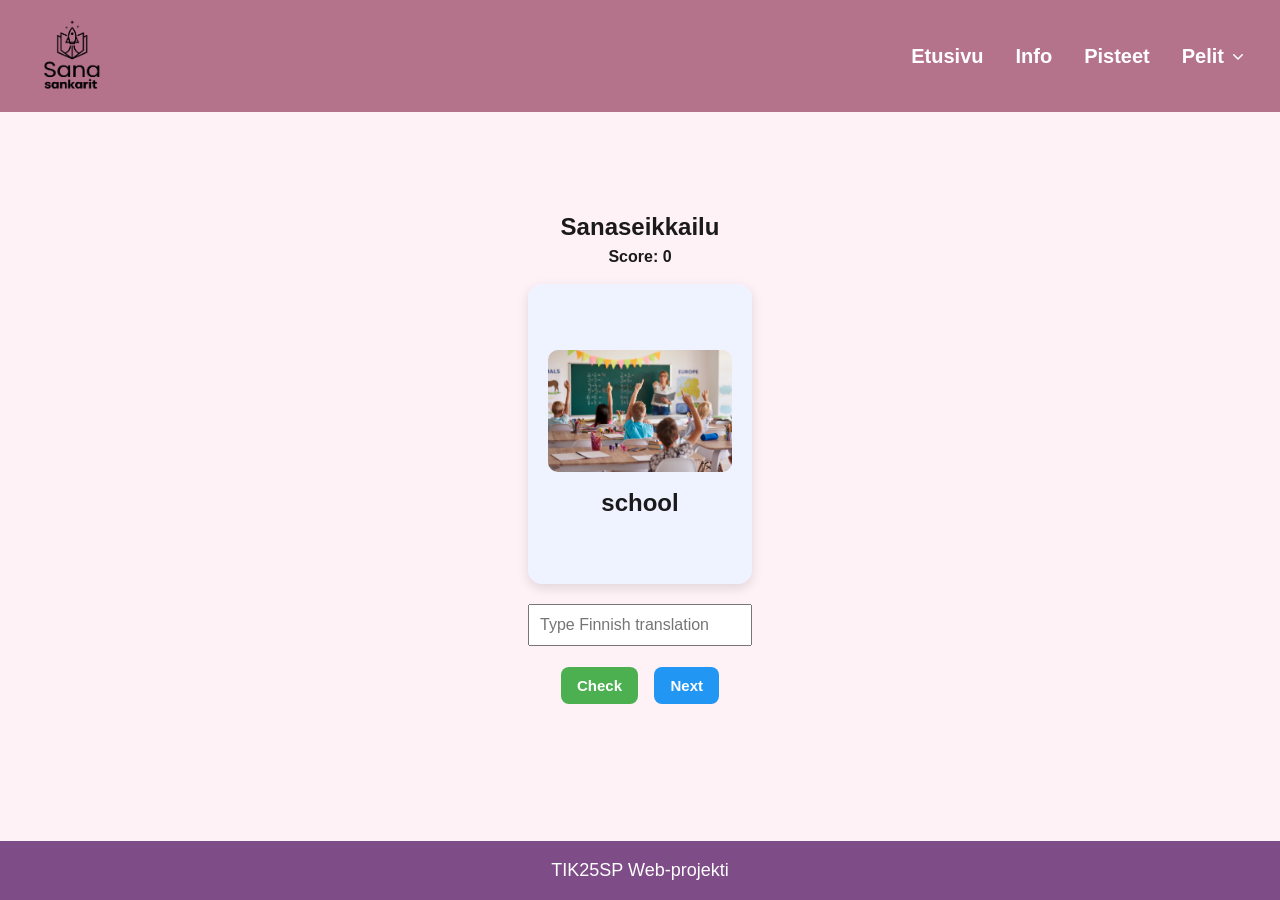
<file: Pelit/Thanakan.html>
<!DOCTYPE html>
<html lang="fi">
<head>
  <meta charset="UTF-8">
  <meta name="viewport" content="width=device-width, initial-scale=1.0">
  <title>Sanasankarit!</title>
  <link rel="stylesheet" href="../CSS/tyyli.css">
  <link rel="stylesheet" href="../CSS/Thanakan.css">
</head>
<body>
  <div class="page-wrapper">
    <header class="header">
      <div class="header-inner">
        <a href="../index.html" class="logo">
          <img src="../Kuvat/logo.png" alt="Logo">
        </a>

        <nav class="nav">
          <a href="../index.html" class="nav-link">Etusivu</a>
          <a href="../HTML/info.html" class="nav-link">Info</a>
          <a href="../HTML/pisteet.html" class="nav-link">Pisteet</a>

          <div class="dropdown">
            <a href="../HTML/pelit.html" class="dropdown-toggle">
              Pelit
              <svg xmlns="http://www.w3.org/2000/svg" viewBox="0 0 20 20" fill="currentColor" class="dropdown-arrow">
                <path fill-rule="evenodd" d="M5.22 8.22a.75.75 0 0 1 1.06 0L10 11.94l3.72-3.72a.75.75 0 1 1 1.06 1.06l-4.25 4.25a.75.75 0 0 1-1.06 0L5.22 9.28a.75.75 0 0 1 0-1.06Z" clip-rule="evenodd" />
              </svg>
            </a>

            <div class="dropdown-menu">
              <a href="../Pelit/Thanakan.html" class="dropdown-item">Sanaseikkailu</a>
              <a href="../Pelit/Annika.html" class="dropdown-item">Yhdistä sana kuvaan</a>
              <a href="../Pelit/Emilia.html" class="dropdown-item">Sanaluokkapeli</a>
              <a href="../Pelit/Anastasiia.html" class="dropdown-item">Sanaristikko</a>
              <a href="../Pelit/Kristiina.html" class="dropdown-item">Numero muistipeli</a>
              <a href="../Pelit/Joonas.html" class="dropdown-item">Lajittele sanat</a>
            </div>
          </div>
        </nav>
      </div>
    </header>

    <main class="main-home">
      <div class="game-container">
        <h2>Sanaseikkailu</h2>

        <div class="score">Score: <span id="score">0</span></div>

        <div class="flip-card" id="flipCard">
          <div class="flip-card-inner">
            <div class="flip-card-front">
              <img id="cardImage" src="" alt="Card image">
              <div class="card-text" id="englishWord">word</div>
            </div>

            <div class="flip-card-back">
              <div class="card-text" id="finnishWord">translation</div>
            </div>
          </div>
        </div>

      <input type="text" id="answerInput" placeholder="Type Finnish translation">

      <div class="game-buttons" id="gameButtons">
        <button id="checkBtn" class="game-check" onclick="checkAnswer()">Check</button>
        <button id="nextBtn" class="game-next" onclick="nextCard()">Next</button>
      </div>

      <div id="message" class="message"></div>
    </div>
    </main>

    <footer class="footer">
      <p>TIK25SP Web-projekti</p>
    </footer>
  </div>

  <script src="../JS/Thanakan.js"></script>
  

  <script>
  setInterval(() => {
    const scoreText = document.getElementById("score")?.textContent;
    const score = parseInt(scoreText);

    if (!isNaN(score)) {
      localStorage.setItem("sanaseikkailuScore", score);
    }
  }, 500);
</script>

</body>
</html>
</file>
<file: CSS/tyyli.css>
* {
  margin: 0;
  padding: 0;
  box-sizing: border-box;
}

body {
  font-family: -apple-system, BlinkMacSystemFont, 'Segoe UI', Roboto, Oxygen, Ubuntu, sans-serif;
  color: #1a1a1a;
  line-height: 1.5;
}

a {
  text-decoration: none;
  color: inherit;
}

.page-wrapper {
  display: flex;
  flex-direction: column;
  min-height: 100vh;
  position: relative;
}

/* Header */
.header {
  background-color: #b5738b;
  padding: 1rem 2rem;
}

.header-inner {
  max-width: 1280px;
  margin: 0 auto;
  display: flex;
  align-items: center;
  justify-content: space-between;
}

.logo {
  display: flex;
  align-items: center;
  justify-content: center;
  width: 5rem;
  height: 5rem;
  overflow: hidden;
}

.logo img {
  max-width: 100%;
  max-height: 100%;
  object-fit: contain;
}

.nav {
  display: flex;
  align-items: center;
  gap: 2rem;
}

.nav-link {
  font-size: 1.25rem;
  font-weight: 600;
  color: #ffffff;
  transition: opacity 0.2s;
}

.nav-link:hover {
  opacity: 0.8;
}

/* Dropdown */
.dropdown {
  position: relative;
}

.dropdown-toggle {
  display: flex;
  align-items: center;
  gap: 0.25rem;
  font-size: 1.25rem;
  font-weight: 600;
  color: #ffffff;
  background: none;
  border: none;
  cursor: pointer;
  transition: opacity 0.2s;
}

.dropdown-toggle:hover {
  opacity: 0.8;
}

.dropdown-arrow {
  width: 1.25rem;
  height: 1.25rem;
  transition: transform 0.2s;
}

.dropdown:hover .dropdown-arrow {
  transform: rotate(180deg);
}

.dropdown-menu {
  position: absolute;
  top: 100%;
  right: 0;
  margin-top: 0.5rem;
  width: 12rem;
  padding: 0.5rem 0;
  background-color: #ffffff;
  border-radius: 0.375rem;
  box-shadow: 0 10px 15px -3px rgba(0, 0, 0, 0.1);
  opacity: 0;
  visibility: hidden;
  transition: opacity 0.2s, visibility 0.2s;
  z-index: 50;
}

.dropdown:hover .dropdown-menu {
  opacity: 1;
  visibility: visible;
}

.dropdown-item {
  display: block;
  padding: 0.5rem 1rem;
  font-size: 1rem;
  font-weight: 500;
  color: #1a1a1a;
  transition: background-color 0.2s;
}

.dropdown-item:hover {
  background-color: #f5e6eb;
}

/* Footer */
.footer {
  background-color: #7e4c87;
  padding: 1rem;
  text-align: center;
}

.footer p {
  font-size: 1.125rem;
  font-weight: 500;
  color: #ffffff;
}

/* Home page */
.main-home {
  flex: 1;
  display: flex;
  align-items: center;
  position: relative;
  overflow: hidden;
  background-color: #fff2f7;
}

.home-content {
  position: relative;
  z-index: 1;
  display: flex;
  align-items: center;
  justify-content: space-between;
  gap: 2rem;
  width: 100%;
  max-width: 1280px;
  margin: 0 auto;
  padding: 4rem 2rem;
  padding-right: clamp(2rem, 30vw, 30rem);
}

.home-text {
  max-width: 36rem;
}

.home-title {
  font-size: 3rem;
  font-weight: bold;
  font-style: italic;
  line-height: 1.2;
  color: #1a1a1a;
}

.home-description {
  margin-top: 1.5rem;
  font-size: 1.125rem;
  line-height: 1.7;
  color: #666666;
}

.home-cta {
  display: inline-flex;
  align-items: center;
  gap: 0.5rem;
  margin-top: 2rem;
  padding: 0.75rem 1.5rem;
  background-color: #b5738b;
  color: #ffffff;
  font-size: 1.125rem;
  font-weight: 500;
  border-radius: 9999px;
  transition: background-color 0.2s;
}

.home-cta:hover {
  background-color: #a0627a;
}

.right-arrow {
  width: 2rem;
  height: 2rem;
}

.corner-image {
  position: absolute;
  right: 0;
  bottom: 0;
  width: min(820px, 56vw);
  height: auto;
  max-width: none;
  pointer-events: none;
  user-select: none;
  display: block;
  z-index: 0;
}

/* Pelityypit page */
.main {
  flex: 1;
  width: 100%;
  padding: 60px 0 80px;
  background-color: #fff2f7;
}

.main h1 {
  font-size: 50px;
  text-align: center;
  margin-bottom: 60px;
}

.card-grid {
  display: grid;
  grid-template-columns: repeat(3, 1fr);
  gap: 60px 40px;
  max-width: 1200px;
  margin: 0 auto;
  padding: 0 40px;
}

.card {
  display: flex;
  flex-direction: column;
  align-items: center;
  text-align: center;
}

.card img {
  width: 60px;
  height: 60px;
  object-fit: contain;
  margin-bottom: 15px;
}

/* Pisteet page */
.points-main {
  min-height: 80vh;
  padding: 50px 20px;
  text-align: center;
  background-color: #fff2f7;
}

.points-main h1 {
  font-size: 28px;
  margin-bottom: 50px;
  color: #222;
}

.points-grid {
  display: grid;
  grid-template-columns: repeat(3, 1fr);
  gap: 80px 120px;
  justify-items: center;
  max-width: 1100px;
  margin: 0 auto 60px;
}

.points-item {
  display: flex;
  flex-direction: column;
  justify-content: center;
  align-items: center;
  width: 150px;
  height: 150px;
  padding: 10px;
  text-align: center;
  text-decoration: none;
  color: #111;
  background-color: #e2c5cf;
  transition: transform 0.2s ease, box-shadow 0.2s ease;
}

.points-item:hover {
  transform: scale(1.05);
  box-shadow: 0 4px 10px rgba(0, 0, 0, 0.15);
}

.points-icon {
  width: 40px;
  height: 40px;
  object-fit: contain;
  margin-bottom: 12px;
}

.points-item p {
  font-size: 16px;
  font-weight: bold;
  color: #111;
  text-align: center;
  word-break: break-word;
}

.points-score {
  margin-top: 8px;
  font-size: 16px;
  color: #111;
}

.points-reset-btn {
  padding: 10px 18px;
  border: none;
  cursor: pointer;
  background-color: #8a5a91;
  color: white;
  font-size: 15px;
  border-radius: 6px;
}

.points-reset-btn:hover {
  opacity: 0.9;
}

/* Pelit page */
.main-content {
  flex: 1;
  background-color: #f9f0f3;
}

.pelit-section {
  padding: 3rem 2rem 4rem;
}

.pelit-container {
  max-width: 1024px;
  margin: 0 auto;
}

.score-title {
  margin-bottom: 3rem;
  text-align: center;
  font-size: 1.875rem;
  font-weight: bold;
  color: #1a1a1a;
}

.pelit-subtitle {
  margin-top: -2rem;
  margin-bottom: 2.5rem;
  text-align: center;
  font-size: 1.05rem;
  color: #5f5f5f;
}

.score-cards-grid {
  display: grid;
  grid-template-columns: repeat(3, 1fr);
  gap: 2rem;
}

.game-select-grid {
  gap: 1.5rem;
}

.score-card {
  display: flex;
  flex-direction: column;
  align-items: center;
  justify-content: center;
  padding: 2rem;
  background-color: #e8d0d8;
  border-radius: 0.5rem;
  transition: transform 0.2s;
}

.score-card:hover {
  transform: scale(1.05);
}

.score-card.game-select-card {
  align-items: flex-start;
  justify-content: flex-start;
  background-color: rgba(181, 115, 139, 0.1);
}

.game-select-card {
  display: flex;
  flex-direction: column;
  align-items: flex-start;
  min-height: 220px;
  padding: 2rem;
  text-align: left;
  border: 1px solid rgba(181, 115, 139, 0.25);
  box-shadow: 0 8px 20px rgba(63, 41, 50, 0.08);
}

.game-select-card:hover {
  transform: translateY(-4px) scale(1.02);
  box-shadow: 0 12px 24px rgba(63, 41, 50, 0.14);
}

.game-select-card .score-card-name {
  margin-top: 1rem;
  font-size: 1.125rem;
  font-weight: bold;
  color: #1a1a1a;
}

.game-select-card .score-card-points {
  margin-top: 0.25rem;
  margin-bottom: 1.25rem;
  font-size: 1rem;
  color: #666;
}

.play-button {
  margin-top: auto;
  padding: 0.6rem 1.2rem;
  border-radius: 9999px;
  background: #b5738b;
  color: #fff;
  font-weight: 600;
  transition: background-color 0.2s, transform 0.2s;
}

.play-button:hover {
  background: #9f6076;
  transform: translateY(-1px);
}

/* Tablet */
@media (max-width: 1024px) {
  .home-content {
    padding-right: 2rem;
    justify-content: center;
    text-align: center;
  }

  .corner-image {
    display: none;
  }

  .card-grid {
    grid-template-columns: repeat(2, 1fr);
    gap: 40px 24px;
    padding: 0 24px;
  }

  .points-grid {
    grid-template-columns: repeat(2, 1fr);
    gap: 40px 40px;
  }

  .score-cards-grid {
    grid-template-columns: repeat(2, 1fr);
    gap: 1.5rem;
  }
}

/* Mobile */
@media (max-width: 768px) {
  .header-inner {
    flex-direction: column;
    align-items: center;
    gap: 1rem;
  }

  .nav {
    flex-wrap: wrap;
    justify-content: center;
    gap: 0.75rem;
  }

  .main {
    padding: 32px 0 50px;
  }

  .main h1 {
    font-size: 42px;
    margin-bottom: 32px;
    line-height: 1.1;
  }

  .card-grid {
    grid-template-columns: 1fr;
    gap: 32px;
    padding: 0 24px;
  }

  .card {
    width: 100%;
  }

  .card h3 {
    font-size: 18px;
    margin-bottom: 8px;
  }

  .card p {
    font-size: 16px;
    line-height: 1.6;
    max-width: 100%;
  }

  .points-main {
    padding: 30px 15px;
  }

  .points-main h1 {
    font-size: 20px;
    margin-bottom: 30px;
  }

  .points-grid {
    grid-template-columns: repeat(2, 1fr);
    gap: 25px 20px;
    max-width: 100%;
    margin-bottom: 30px;
  }

  .points-item {
    width: 120px;
    height: 120px;
    padding: 8px;
  }

  .points-icon {
    width: 35px;
    height: 35px;
    margin-bottom: 8px;
  }

  .points-item p,
  .points-score {
    font-size: 14px;
  }

  .points-score {
    margin-top: 6px;
  }

  .points-reset-btn {
    margin-top: 10px;
    padding: 8px 14px;
    font-size: 14px;
  }

  .pelit-section {
    padding: 2rem 1rem 3rem;
  }

  .pelit-container {
    width: 100%;
  }

  .score-title {
    font-size: 1.5rem;
    margin-bottom: 1.5rem;
  }

  .pelit-subtitle {
    margin-top: 0;
    margin-bottom: 2rem;
    padding: 0 0.5rem;
    font-size: 0.95rem;
  }

  .score-cards-grid {
    grid-template-columns: 1fr;
    gap: 1rem;
  }

  .game-select-card {
    min-height: auto;
    padding: 1.25rem;
  }

  .game-select-card .score-card-name {
    font-size: 1rem;
  }

  .game-select-card .score-card-points {
    margin-bottom: 1rem;
    font-size: 0.95rem;
    line-height: 1.5;
  }

  .play-button {
    width: 100%;
    text-align: center;
  }
}
</file>
<file: CSS/anastasiia.css>
.sanaristikko-container {
    max-width: 1100px;
    margin: 0 auto;
    padding: 3rem 1.5rem 4rem;
    text-align: center;
}

.sanaristikko-alku {
    max-width: 760px;
    margin: 0 auto 1.8rem;
}

.sanaristikko-otsikko {
    margin: 0 0 1rem;
}

.pelikuvaus-sanaristikko {
    margin: 0;
    color: #444;
    font-size: 1.05rem;
    line-height: 1.6;
}

.sanaristikko-buttons {
    display: flex;
    flex-wrap: wrap;
    justify-content: center;
    gap: 0.8rem;
    margin-bottom: 2rem;
}

.toiminto-nappi {
    padding: 0.75rem 1.25rem;
    color: #fff;
    font-size: 1rem;
    font-weight: 600;
    background-color: #c6729b;
    border: none;
    border-radius: 0.75rem;
    cursor: pointer;
}

.toiminto-nappi:hover {
    background-color: #b45f8b;
}

.sanaristikko-content {
    display: flex;
    justify-content: center;
    align-items: flex-start;
    gap: 2rem;
}

.ristikko-wrapper {
    display: flex;
    flex-direction: column;
    align-items: center;
}

.puzzle-title {
    margin-bottom: 1rem;
    color: #333;
    font-size: 1.1rem;
    font-weight: 700;
}

.ristikko {
    --cell-size: 44px;
    display: grid;
    grid-template-columns: repeat(var(--grid-size), var(--cell-size));
    grid-template-rows: repeat(var(--grid-size), var(--cell-size));
    gap: 2px;
    padding: 0.5rem;
    background-color: #d7d7d7;
    border-radius: 0.9rem;
}

.ruutu {
    position: relative;
    width: var(--cell-size);
    height: var(--cell-size);
    background-color: #263241;
    border-radius: 0.25rem;
}

.ruutu.valkoinen {
    background-color: #fff;
}

.ruutu input {
    width: 100%;
    height: 100%;
    padding-top: 0.35rem;
    color: #222;
    font-size: 1.15rem;
    font-weight: 700;
    text-align: center;
    text-transform: uppercase;
    background: transparent;
    border: none;
    outline: none;
}

.ruutu input:focus {
    box-shadow: inset 0 0 0 2px #c6729b;
}

.ruutu-numero {
    position: absolute;
    top: 0.2rem;
    left: 0.25rem;
    color: #555;
    font-size: 0.65rem;
    font-weight: 700;
    line-height: 1;
    pointer-events: none;
}

.vihjeet {
    width: 100%;
    max-width: 330px;
    padding: 1.5rem;
    text-align: left;
    background-color: #fff;
    border-radius: 1.2rem;
    box-shadow: 0 4px 14px rgba(0, 0, 0, 0.08);
}

.vihjeet h2 {
    margin: 0 0 1rem;
}

.vihje-ryhma {
    margin-bottom: 1.3rem;
}

.vihje-ryhma h3 {
    margin: 0 0 0.65rem;
    font-size: 1.05rem;
}

.clue-item {
    margin-bottom: 0.5rem;
    color: #444;
    line-height: 1.45;
}

.palaute,
.pisteet {
    margin: 0.8rem 0 0;
    color: #333;
    font-weight: 700;
}

.oikein {
    background-color: #c9f1c9 !important;
}

.vaarin {
    background-color: #f5bcbc !important;
}

@media (max-width: 900px) {
    .sanaristikko-content {
        flex-direction: column;
        align-items: center;
    }

    .ristikko {
        --cell-size: 34px;
    }

    .ruutu input {
        font-size: 0.95rem;
    }

    .vihjeet {
        max-width: 520px;
    }
}

@media (max-width: 480px) {
    .sanaristikko-container {
        padding-left: 1rem;
        padding-right: 1rem;
    }

    .ristikko {
        --cell-size: 29px;
        padding: 0.35rem;
    }

    .toiminto-nappi {
        width: 100%;
        max-width: 260px;
    }
}
</file>
<file: CSS/annikan.css>
.image-button img {
  width: 100%;
  max-width: 200px;   
  height: 150px;      
  object-fit: cover;  
  border-radius: 10px;
}


.image-answers {
  display: flex;
  justify-content: center;
  gap: 20px;
  flex-wrap: wrap;
}

.quiz-box {
  text-align: center;
  display: flex;
  flex-direction: column;
  align-items: center;
}

.main-home {
  display: flex;
  justify-content: center; 
  align-items: center;     
  min-height: 80vh;        
  padding: 20px;
}
</file>
<file: CSS/emilian.css>
html, body {
    height: 100%;
    margin: 0;
    padding: 0;
}

body {
    display: flex;
    flex-direction: column;
    min-height: 100vh;
}

.sanaluokkapeli-container {
    display: flex;
    flex-direction: column;
    align-items: center;
    justify-content: center;
    margin: 2rem auto;
    text-align: center;
    padding: 3rem 2rem;
    background: #ffffff;             
    border-radius: 1rem;             
    box-shadow: 0 4px 12px rgba(0,0,0,0.08); 
    max-width: 600px;               
    box-shadow: 0 6px 20px rgba(0,0,0,0.12);
    background: #f1a2bf; 
    border-radius: 2rem;
    flex: 1;
}

.sanaluokka-otsikko {
    margin-top: 2rem;
    margin-bottom: 1rem;
}

.valinta {
    background-color: #b5738b;
    color: white;
    border: none;
    padding: 12px 24px;
    font-size: 1.2rem;
    border-radius: 8px;
    cursor: pointer;
    margin: 0.5rem;
    transition: background-color 0.2s, transform 0.1s;
}

.valinta:hover {
    background-color: #a0627a;
    transform: translateY(-2px);
}

.pelikuvaus-sanaluokka {
    max-width: 40rem;
    margin: 0 auto 2rem auto;
    text-align: center;
    color: #000000;
    font-size: 1.1rem;
    line-height: 1.6;
}

@media (max-width: 900px) {
    .main-container {
        flex-direction: column;
        text-align: center;
    }

    .otsikko {
        max-width: 100%;
    }

    .etusivu_kuva {
        margin-top: 30px;
    }
.right-arrow {
  width: 2rem;
  height: 2rem;
}

.corner-image {
  position: absolute;
  right: 0;
  bottom: 0;
  width: min(820px, 56vw);
  height: auto;
  max-width: none;
  pointer-events: none;
  user-select: none;
  display: block;
  z-index: 0;
}
</file>
<file: CSS/joonas.css>
.game-main {
  padding: 2rem 1rem 3rem;
  background-color: #f9f0f3;
  display: block;
}

.game-container {
  max-width: 900px;
  margin: 0 auto;
}


.game-header {
  text-align: center;
  margin-bottom: 1.5rem;
}

.game-title {
  font-size: 2.5rem;
  font-weight: bold;
  font-style: italic;
  color: #1a1a1a;
  line-height: 1.1;
}

.game-subtitle {
  margin-top: 0.4rem;
  font-size: 1.05rem;
  color: #666;
}

.result-panel {
  display: none;
  flex-direction: column;
  align-items: center;
  gap: 0.6rem;
  background: #ffffff;
  border: 2px solid #e8d0d8;
  border-radius: 1.25rem;
  padding: 1.75rem 2rem;
  box-shadow: 0 8px 24px rgba(181,115,139,0.15);
  text-align: center;
  animation: fade-in 0.35s ease;
  margin-bottom: 2rem;
}

.result-panel.visible {
  display: flex;
}


.drop-zones {
  display: grid;
  grid-template-columns: 1fr 1fr;
  gap: 1.25rem;
  margin-bottom: 1.5rem;
}

.drop-zone {
  min-height: 180px;
  border: 2.5px dashed #b5738b;
  border-radius: 1rem;
  background: #ffffff;
  padding: 1rem;
  transition: background-color 0.2s, border-color 0.2s, transform 0.15s;
  display: flex;
  flex-direction: column;
  gap: 0.5rem;
}

.drop-zone-label {
  font-size: 1.15rem;
  font-weight: 700;
  color: #b5738b;
  text-transform: capitalize;
  margin-bottom: 0.5rem;
  text-align: center;
  letter-spacing: 0.02em;
}

.drop-zone.drag-over {
  background-color: #f0d8e0;
  border-color: #a0627a;
  transform: scale(1.02);
}


.word-pool {
  display: flex;
  flex-wrap: wrap;
  gap: 0.75rem;
  justify-content: center;
  min-height: 60px;
  padding: 0.5rem 0.5rem;
  border-radius: 0.75rem;
  border: 2px dashed transparent;
  transition: border-color 0.2s, background-color 0.2s;
  margin-bottom: 1.5rem;
}


.word-pool.drag-over {
  border-color: #b5738b;
  background-color: #f9eef2;
}


.word-card {
  padding: 0.6rem 1.2rem;
  background: #ffffff;
  border: 2px solid #e8d0d8;
  border-radius: 9999px;
  font-size: 1rem;
  font-weight: 600;
  color: #1a1a1a;
  cursor: grab;
  user-select: none;
  transition: transform 0.15s, box-shadow 0.15s, border-color 0.2s, background-color 0.2s, opacity 0.2s;
  box-shadow: 0 2px 6px rgba(181,115,139,0.12);
}

.word-card:hover {
  transform: translateY(-2px) scale(1.04);
  box-shadow: 0 6px 14px rgba(181,115,139,0.22);
  border-color: #b5738b;
}

.word-card:active,
.word-card.dragging {
  cursor: grabbing;
  opacity: 0.55;
  transform: scale(1.08);
}


.word-card.correct {
  background-color: #d4edda;
  border-color: #5cb87a;
  color: #1a6630;
  cursor: default;
  pointer-events: none;
}


.word-card.wrong-final {
  background-color: #f8d7da;
  border-color: #e07070;
  color: #7a1010;
  cursor: default;
  pointer-events: none;
}


.word-card.locked {
  cursor: default;
}


.check-row {
  display: flex;
  justify-content: center;
  margin-bottom: 1.5rem;
}

.check-btn {
  padding: 0.75rem 2.5rem;
  background-color: #c9a0b0;
  color: #ffffff;
  font-size: 1.1rem;
  font-weight: 700;
  letter-spacing: 0.04em;
  border: none;
  border-radius: 9999px;
  cursor: not-allowed;
  opacity: 0.65;
  transition: background-color 0.25s, opacity 0.25s, transform 0.15s, box-shadow 0.25s;
}


.check-btn.ready {
  background-color: #b5738b;
  opacity: 1;
  cursor: pointer;
  box-shadow: 0 4px 16px rgba(181,115,139,0.35);
}

.check-btn.ready:hover {
  background-color: #a0627a;
  transform: translateY(-2px);
  box-shadow: 0 8px 22px rgba(181,115,139,0.40);
}

.check-btn.ready:active {
  transform: translateY(0);
}

.check-btn:disabled {
  cursor: not-allowed;
}


@keyframes fade-in {
  from { opacity: 0; transform: translateY(12px); }
  to   { opacity: 1; transform: translateY(0); }
}

.result-score {
  font-size: 2.8rem;
  font-weight: 800;
  color: #b5738b;
  line-height: 1;
  margin: 0;
}

.result-message {
  font-size: 1.1rem;
  color: #444;
  margin: 0 0 0.5rem;
}


.restart-btn {
  display: inline-flex;
  align-items: center;
  gap: 0.4rem;
  padding: 0.7rem 1.6rem;
  background-color: #b5738b;
  color: #ffffff;
  font-size: 1.05rem;
  font-weight: 600;
  border: none;
  border-radius: 9999px;
  cursor: pointer;
  transition: background-color 0.2s, transform 0.15s;
}

.restart-btn:hover {
  background-color: #a0627a;
  transform: translateY(-2px);
}

.restart-btn:active {
  transform: translateY(0);
}


@media (max-width: 600px) {
  .drop-zones {
    grid-template-columns: 1fr;
  }

  .game-title {
    font-size: 2rem;
  }

  .game-hud {
    gap: 1rem;
  }

  .result-panel {
    padding: 1.25rem 1rem;
  }

  .result-score {
    font-size: 2.2rem;
  }
}
</file>
<file: CSS/Kristiinan.css>
.main-home {
  flex: 1;
  display: flex;
  align-items: center;
  background-color: #FFF2F7;
  position: relative;
  overflow: hidden;
}

.home-content {
  max-width: 1280px;
  margin: 0 auto;   
  width: 100%;   
  display: flex;   
  flex-direction: column;   
  align-items: center;   
  padding: 4rem 2rem;   
  gap: 2rem; 
}

.home-text {
  max-width: 1100px;
  width: 100%;
  margin: 0 auto;
}

.home-title {
  font-size: 3rem;
  font-weight: bold;
  font-style: italic;
  line-height: 1.2;
  color: #1a1a1a;
  text-align: center;
}

.home-description {
  margin-top: 1.5rem;
  font-size: 1.125rem;
  color: #666666;
  line-height: 1.7;
  text-align: center;
}

.game-layout {
  display: grid;
  grid-template-columns: 180px auto 220px;
  align-items: center;
  justify-content: center;
  gap: 2rem;
  margin-top: 2rem;
}

.score-text {
  font-size: 2rem;
  font-weight: bold;
  margin-top: 0;
}

.score {
  font-size: 2.2rem;
}

.game-info {
  display: flex;
  align-items: center;
  justify-content: flex-start;
  margin-top: 0;
  flex-direction: column;
  gap: 1rem;
  min-width: 220px;
}

.level-select {
  display: flex;
  flex-direction: column;
  gap: 0.5rem;
  align-items: center;
}

.level-select label {
  font-weight: bold;
  font-size: 1.1rem;
}

.level-select select {
  padding: 10px 14px;
  font-size: 1rem;
  border-radius: 10px;
  border: 2px solid #b5738b;
  background: white;
}

.game-layout button {
  padding: 10px 20px;
  font-size: 1.2rem;
  border-radius: 10px;
  background-color:#b5738b;
  color: white;
  border: none;
  cursor: pointer;
}

.game-layout button:hover {
  opacity: 0.8;
}

.game-area {
  display: flex;
  justify-content: center;
  margin-left: 0;
  margin-top: 0;
}

.grid-container {
  perspective: 1000px;
  display: grid;
  justify-content: center;
  gap: 16px;
}

.grid-container.grid-easy {
  grid-template-columns: repeat(4, 100px);
}

.grid-container.grid-medium,
.grid-container.grid-hard {
  grid-template-columns: repeat(5, 100px);
}

.result-panel {
  display: none;
  margin-top: 0.5rem;
  padding: 1rem 1.25rem;
  background-color: white;
  border-radius: 12px;
  text-align: center;
  max-width: 250px;
  width: 100%;
  border: 2px solid #b5738b;
}

.result-panel.visible {
  display: block;
}

#result-message {
  margin-top: 0.5rem;
  color: #444;
}

.card {
  height: calc(100px / 2 * 3);
  width: 100px;
  border-radius: 10px;
  background-color: white;
  position: relative;
  transform-style: preserve-3d;
  transition: transform 0.5s ease-in-out;
  cursor: pointer;
}

.front-image {
  width: 60px;
  height: 60px;
}

.front p {
  font-size: clamp(12px, 2vw, 18px);
  font-weight: bold;
  text-align: center;
  padding: 4px;
  line-height: 1.2;
  word-break: break-word;
}

.card.flipped {
  transform: rotateY(180deg);
}

.front,
.back {
  backface-visibility: hidden;
  position: absolute;
  border-radius: 10px;
  top: 0;
  left: 0;
  height: 100%;
  width: 100%;
}

.card .front {
  display: flex;
  justify-content: center;
  align-items: center;
  transform: rotateY(180deg);
  background-color: white;
}

.card .back {
  background-image: url(../Kuvat/Kristiina_kuvat/file.svg);
  background-position: center center;
  background-size: cover;
}

@media (max-width: 900px) {
  .game-layout {
    grid-template-columns: 1fr;
    justify-items: center;
    gap: 1.5rem;
  }

  .game-layout button {
    width: 100%;
    max-width: 320px;
  }

  .game-info {
    min-width: unset;
    width: 100%;
    max-width: 320px;
  }

  .grid-container.grid-easy {
    grid-template-columns: repeat(4, 80px);
    gap: 12px;
  }

  .grid-container.grid-medium,
  .grid-container.grid-hard {
    grid-template-columns: repeat(5, 80px);
    gap: 12px;
  }

  .card {
    width: 80px;
    height: calc(80px / 2 * 3)
  }
}

@media (max-width: 600px) {
  .home-title {
    font-size: 2rem;
  }

  .home-description {
    font-size: 1rem;
  }

  .score-text {
    font-size: 1.5rem;
  }

  .score {
    font-size: 1.7rem;
  }

  .grid-container.grid-easy {
    grid-template-columns: repeat(4, 60px);
    gap: 8px;
  }

  .grid-container.grid-medium,
  .grid-container.grid-hard {
    grid-template-columns: repeat(5, 60px);
    gap: 8px;
  }
    
  .card {
    width: 60px;
    height: calc(60px / 2 * 3);
  }
}
</file>
<file: CSS/Thanakan.css>
.game-container {
  max-width: 420px;
  margin: 40px auto;
  padding: 20px;
  text-align: center;
  background-color: #FFF2F7;
}

.score {
  font-weight: bold;
  margin-bottom: 15px;
}

.flip-card {
  width: 100%;
  height: 300px;
  perspective: 1000px;
  margin-bottom: 20px;
}

.flip-card-inner {
  position: relative;
  width: 100%;
  height: 100%;
  transition: transform 0.7s;
  transform-style: preserve-3d;
}

.flip-card.flipped .flip-card-inner {
  transform: rotateY(180deg);
}

.flip-card-front,
.flip-card-back {
  position: absolute;
  width: 100%;
  height: 100%;
  min-height: 300px;
  backface-visibility: hidden;
  border-radius: 14px;
  box-shadow: 0 4px 12px rgba(0, 0, 0, 0.12);
  display: flex;
  flex-direction: column;
  justify-content: center;
  align-items: center;
  padding: 20px;
  box-sizing: border-box;
  overflow: hidden; /* FIX */
}

.flip-card-front {
  background: #EEF3FF;
}

.flip-card-back {
  background: #FFF4E8;
  transform: rotateY(180deg);
}

#cardImage {
  width: 100%;
  max-height: 170px;
  object-fit: cover;
  border-radius: 10px;
  margin-bottom: 15px;
}

.card-text {
  font-size: 24px;
  font-weight: bold;
  text-align: center;
  line-height: 1.3;

  width: 100%;        /* FIX */
  max-width: 90%;
  min-width: 0;       /* FIX */

  word-wrap: break-word;
  overflow-wrap: break-word;
}

#finnishWord {
  white-space: normal;
}

#answerInput {
  width: 100%;
  padding: 10px;
  margin-bottom: 15px;
  font-size: 16px;
  box-sizing: border-box;
}

.game-buttons {
  margin-top: 15px;
}

.game-buttons button {
  padding: 10px 16px;
  margin: 6px;
  border: none;
  border-radius: 8px;
  cursor: pointer;
  font-weight: bold;
  color: white;
  font-size: 15px;
}

.game-check {
  background-color: #4CAF50;
}

.game-check:hover {
  background-color: #43A047;
}

.game-next {
  background-color: #2196F3;
}

.game-next:hover {
  background-color: #1E88E5;
}

.message {
  margin-top: 10px;
  font-weight: bold;
  min-height: 24px;
}

.correct {
  color: green;
}

.wrong {
  color: red;
}
</file>
